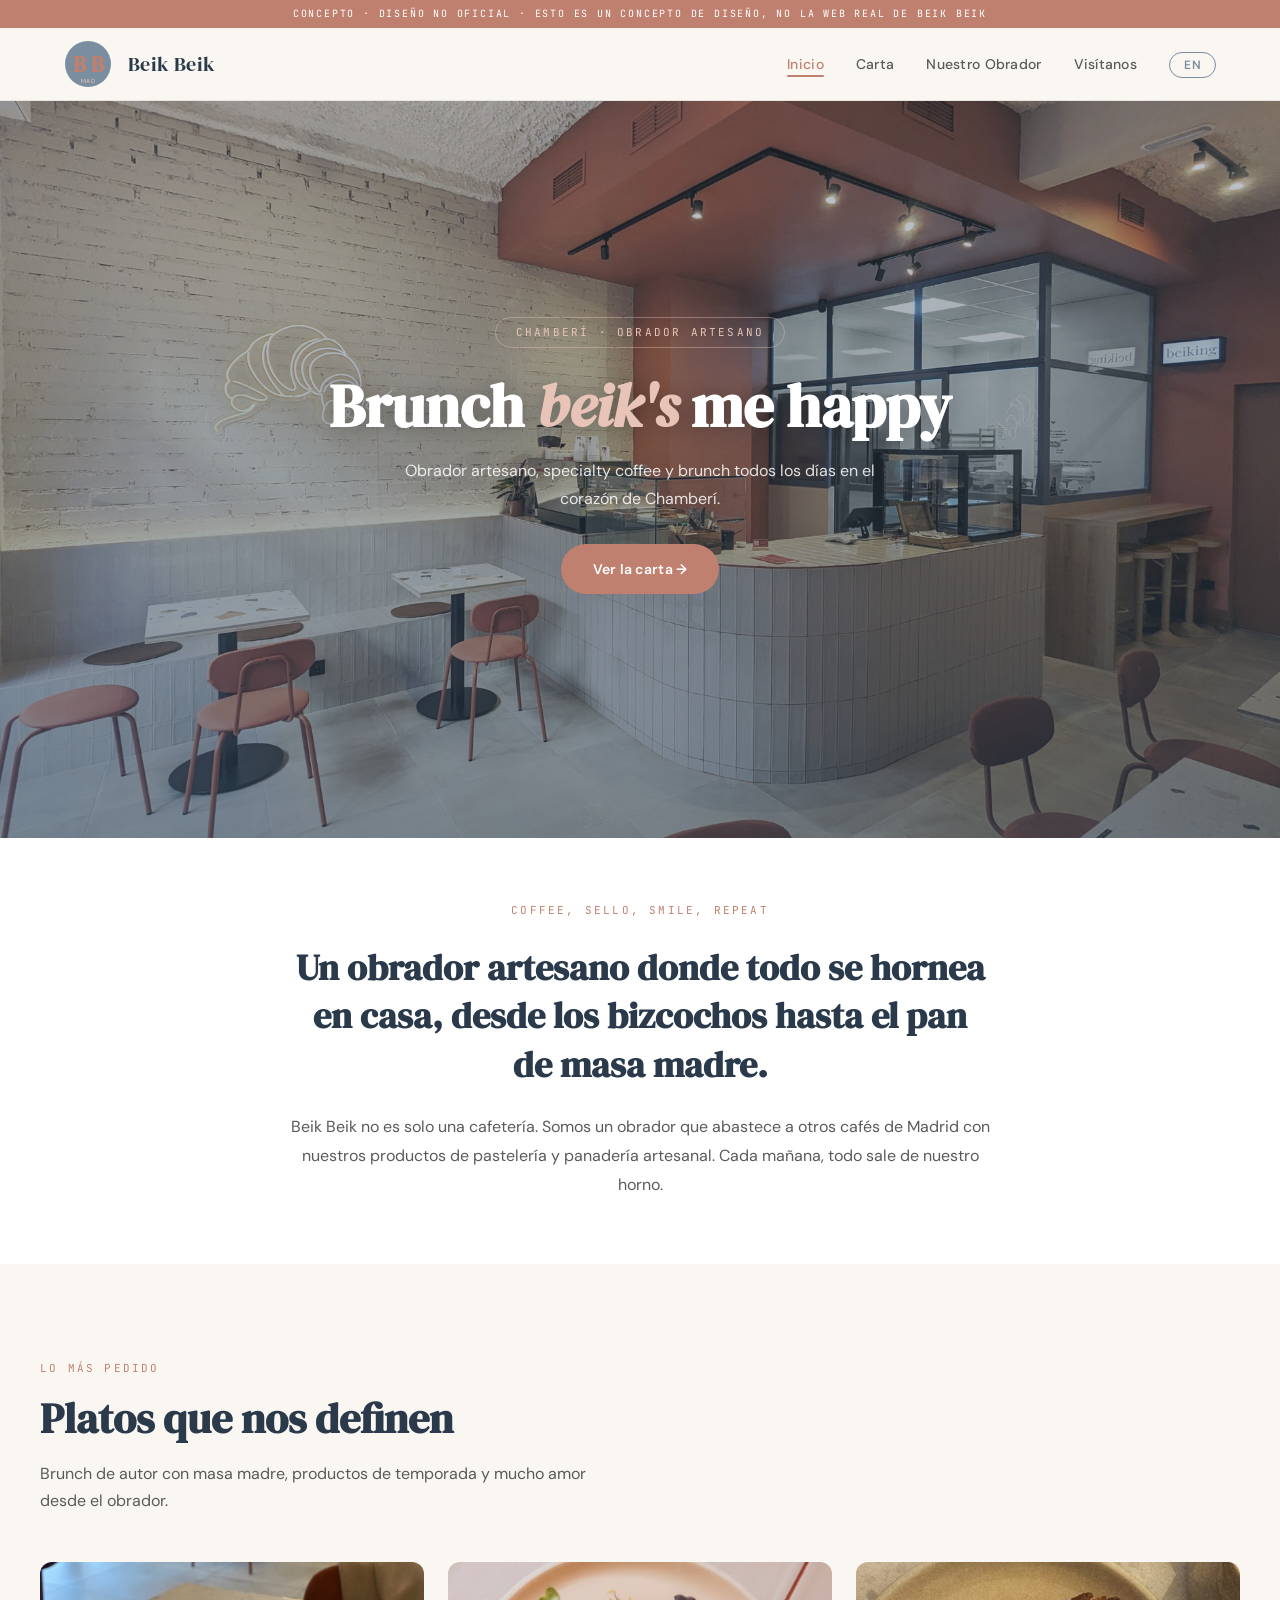
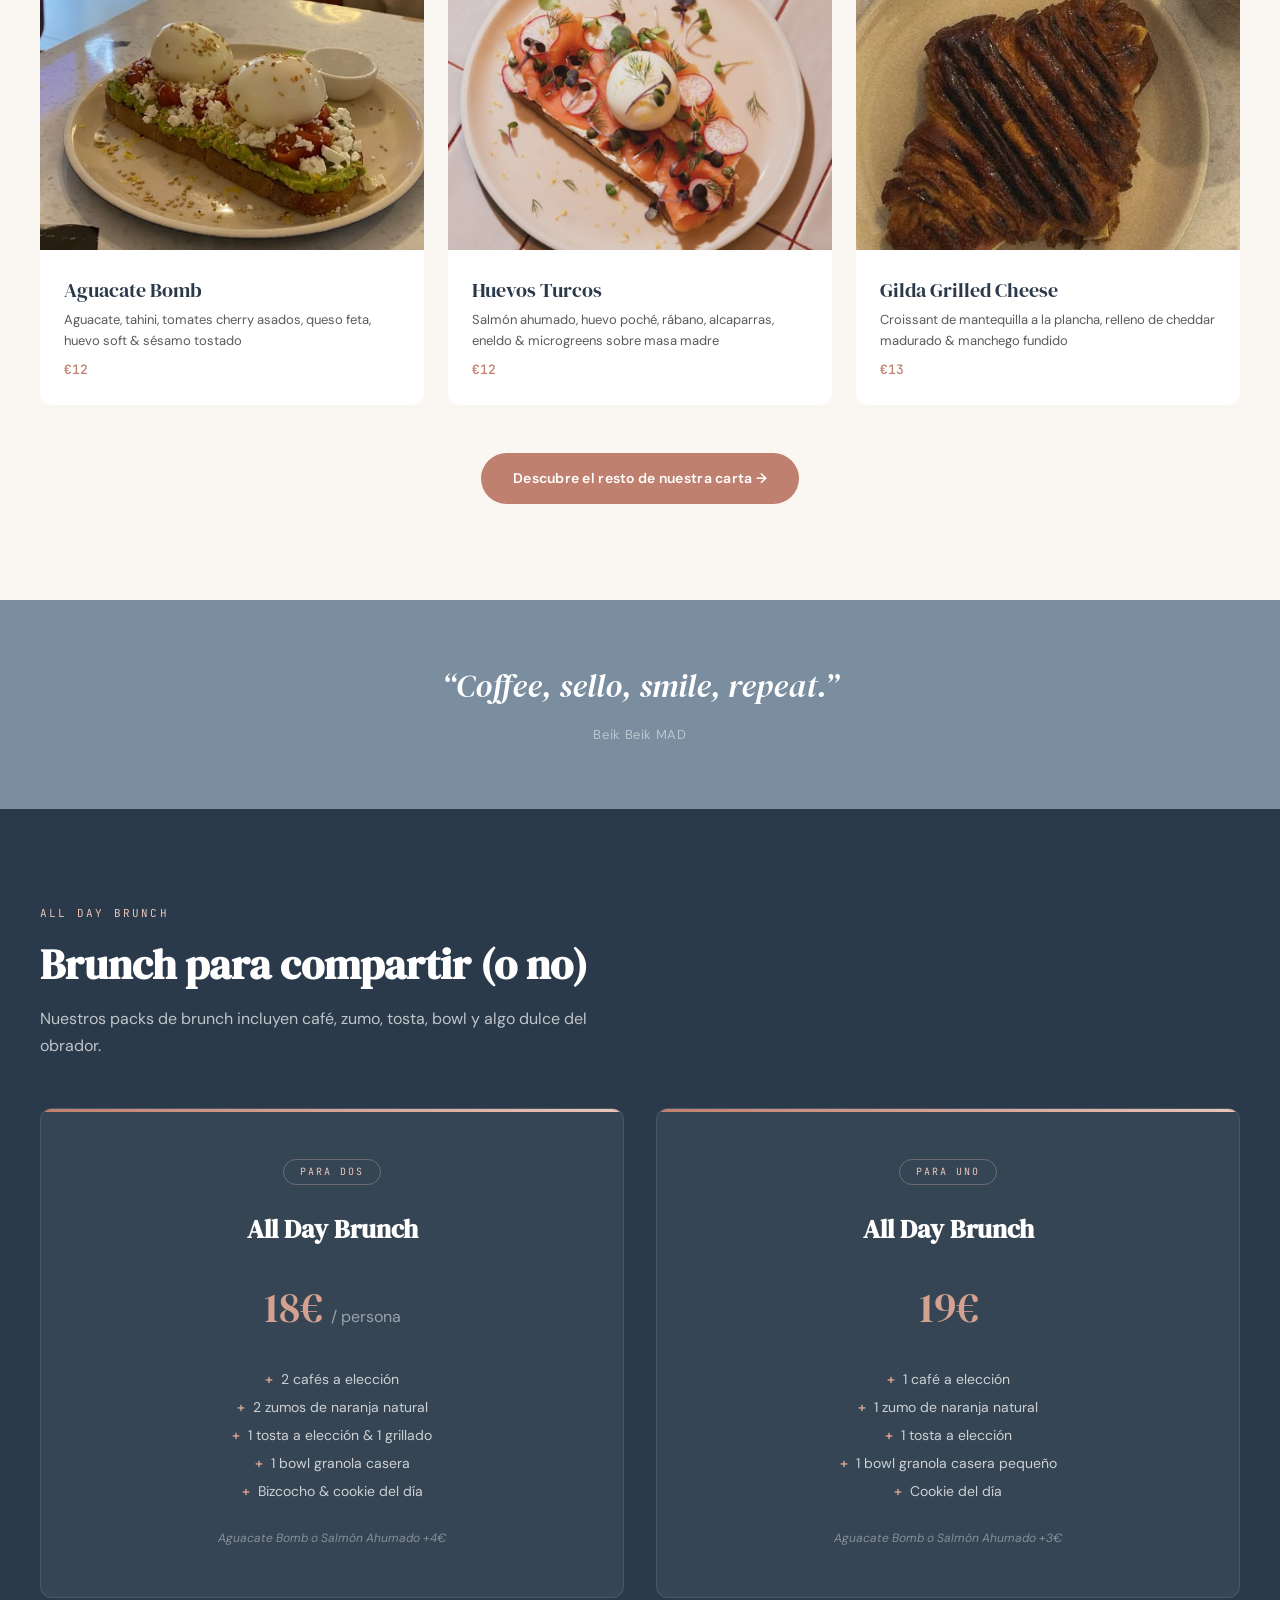
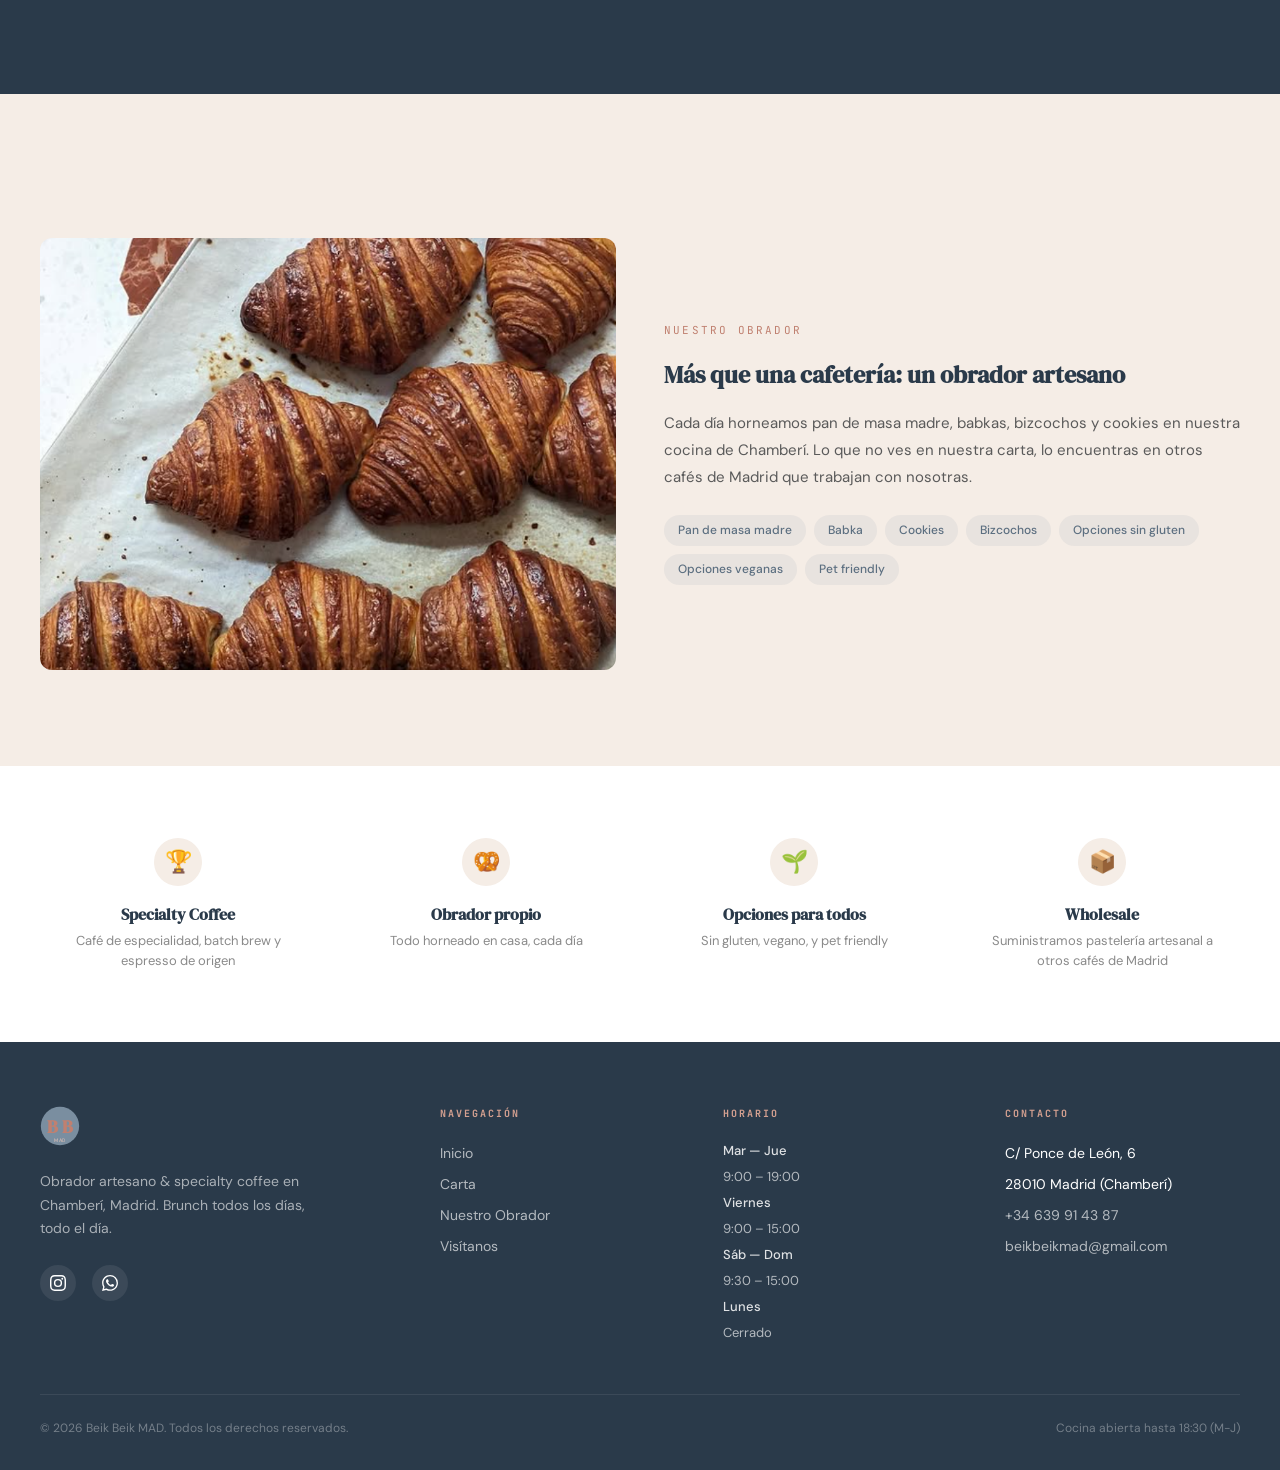
<file: index.html>
<!DOCTYPE html>
<html lang="es" class="lang-es">
<head>
  <meta charset="UTF-8">
  <meta name="viewport" content="width=device-width, initial-scale=1.0">
  <title>Beik Beik MAD — Obrador Artesano & Specialty Coffee</title>
  <link rel="preconnect" href="https://fonts.googleapis.com">
  <link rel="preconnect" href="https://fonts.gstatic.com" crossorigin>
  <link href="https://fonts.googleapis.com/css2?family=DM+Sans:ital,wght@0,400;0,500;0,600;0,700&family=DM+Serif+Display:ital@0;1&family=JetBrains+Mono:wght@400;500&display=swap" rel="stylesheet">
  <link rel="stylesheet" href="css/style.css">
  <link rel="icon" href="favicon.svg" type="image/svg+xml">
</head>
<body>

  <!-- Concept Banner -->
  <div class="concept-banner">
    CONCEPTO &middot; DISE&Ntilde;O NO OFICIAL &middot; Esto es un concepto de dise&ntilde;o, no la web real de Beik Beik
  </div>

  <!-- Navigation -->
  <nav class="nav">
    <div class="nav-inner">
      <a href="index.html" class="nav-logo">
        <!-- BB Logo SVG -->
        <svg viewBox="0 0 48 48" xmlns="http://www.w3.org/2000/svg">
          <circle cx="24" cy="24" r="23" fill="#7A8EA0" stroke="none"/>
          <text x="15" y="32" font-family="'DM Serif Display', Georgia, serif" font-size="22" font-weight="700" fill="#C08070" text-anchor="middle">B</text>
          <text x="33" y="32" font-family="'DM Serif Display', Georgia, serif" font-size="22" font-weight="700" fill="#C08070" text-anchor="middle">B</text>
          <text x="24" y="43" font-family="'DM Sans', sans-serif" font-size="6" fill="#E8C4B8" text-anchor="middle" letter-spacing="0.5">MAD</text>
        </svg>
        <span class="nav-logo-text">Beik Beik</span>
      </a>

      <ul class="nav-links">
        <li><a href="index.html" class="active" data-es>Inicio</a><a href="index.html" class="active" data-en>Home</a></li>
        <li><a href="carta.html" data-es>Carta</a><a href="carta.html" data-en>Menu</a></li>
        <li><a href="nuestro-obrador.html" data-es>Nuestro Obrador</a><a href="nuestro-obrador.html" data-en>Our Bakery</a></li>
        <li><a href="visitanos.html" data-es>Vis&iacute;tanos</a><a href="visitanos.html" data-en>Visit Us</a></li>
        <li><button class="lang-toggle">EN</button></li>
      </ul>

      <button class="hamburger" aria-label="Menu">
        <span></span><span></span><span></span>
      </button>
    </div>
  </nav>

  <!-- Mobile Menu -->
  <div class="mobile-menu">
    <a href="index.html" data-es>Inicio</a><a href="index.html" data-en>Home</a>
    <a href="carta.html" data-es>Carta</a><a href="carta.html" data-en>Menu</a>
    <a href="nuestro-obrador.html" data-es>Nuestro Obrador</a><a href="nuestro-obrador.html" data-en>Our Bakery</a>
    <a href="visitanos.html" data-es>Vis&iacute;tanos</a><a href="visitanos.html" data-en>Visit Us</a>
    <button class="lang-toggle" style="margin-top:16px; font-size:18px; padding:8px 24px;">EN</button>
  </div>

  <!-- Hero -->
  <section class="hero">
    <img class="hero-img" src="img/hero-interior.png" alt="Beik Beik interior">
    <div class="hero-overlay"></div>
    <div class="hero-content">
      <div class="hero-badge" data-es>Chamber&iacute; &middot; Obrador Artesano</div>
      <div class="hero-badge" data-en>Chamber&iacute; &middot; Artisan Bakery</div>
      <h1 data-es>Brunch <em>beik's</em> me happy</h1>
      <h1 data-en>Brunch <em>beik's</em> me happy</h1>
      <p class="hero-sub" data-es>Obrador artesano, specialty coffee y brunch todos los d&iacute;as en el coraz&oacute;n de Chamber&iacute;.</p>
      <p class="hero-sub" data-en>Artisan bakery, specialty coffee & all-day brunch in the heart of Chamber&iacute;.</p>
      <a href="carta.html" class="hero-cta" data-es>Ver la carta &rarr;</a>
      <a href="carta.html" class="hero-cta" data-en>See the menu &rarr;</a>
    </div>
  </section>

  <!-- Intro -->
  <section class="intro-strip">
    <div class="intro-strip-inner">
      <div class="section-label">Coffee, sello, smile, repeat</div>
      <h2 data-es>Un obrador artesano donde todo se hornea en casa, desde los bizcochos hasta el pan de masa madre.</h2>
      <h2 data-en>An artisan bakery where everything is baked in-house, from the cakes to the sourdough bread.</h2>
      <p data-es>Beik Beik no es solo una cafeter&iacute;a. Somos un obrador que abastece a otros caf&eacute;s de Madrid con nuestros productos de pasteler&iacute;a y panader&iacute;a artesanal. Cada ma&ntilde;ana, todo sale de nuestro horno.</p>
      <p data-en>Beik Beik is not just a caf&eacute;. We're a bakery workshop that supplies other Madrid caf&eacute;s with our artisan pastries and breads. Every morning, everything comes fresh from our oven.</p>
    </div>
  </section>

  <!-- Signature Dishes -->
  <section class="section">
    <div class="section-inner">
      <div class="section-label" data-es>Lo m&aacute;s pedido</div>
      <div class="section-label" data-en>Fan Favorites</div>
      <h2 class="section-title" data-es>Platos que nos definen</h2>
      <h2 class="section-title" data-en>The dishes that define us</h2>
      <p class="section-desc" data-es>Brunch de autor con masa madre, productos de temporada y mucho amor desde el obrador.</p>
      <p class="section-desc" data-en>Signature brunch with sourdough, seasonal ingredients and lots of love from the bakery.</p>

      <div class="sig-grid">
        <!-- Card 1 -->
        <div class="sig-card">
          <img class="sig-card-img" src="img/aguacate-bomb.png" alt="Aguacate Bomb">
          <div class="sig-card-body">
            <div class="sig-card-name">Aguacate Bomb</div>
            <div class="sig-card-desc" data-es>Aguacate, tahini, tomates cherry asados, queso feta, huevo soft & s&eacute;samo tostado</div>
            <div class="sig-card-desc" data-en>Avocado, tahini, roasted cherry tomatoes, feta, soft egg & toasted sesame</div>
            <span class="sig-card-price">&euro;12</span>
          </div>
        </div>
        <!-- Card 2 -->
        <div class="sig-card">
          <img class="sig-card-img" src="img/huevos-turcos.png" alt="Huevos Turcos">
          <div class="sig-card-body">
            <div class="sig-card-name">Huevos Turcos</div>
            <div class="sig-card-desc" data-es>Salm&oacute;n ahumado, huevo poch&eacute;, r&aacute;bano, alcaparras, eneldo & microgreens sobre masa madre</div>
            <div class="sig-card-desc" data-en>Smoked salmon, poached egg, radish, capers, dill & microgreens on sourdough</div>
            <span class="sig-card-price">&euro;12</span>
          </div>
        </div>
        <!-- Card 3 -->
        <div class="sig-card">
          <img class="sig-card-img" src="img/gilda-grilled-cheese.png" alt="Gilda Grilled Cheese">
          <div class="sig-card-body">
            <div class="sig-card-name">Gilda Grilled Cheese</div>
            <div class="sig-card-desc" data-es>Croissant de mantequilla a la plancha, relleno de cheddar madurado & manchego fundido</div>
            <div class="sig-card-desc" data-en>Grilled butter croissant stuffed with aged cheddar & melted manchego</div>
            <span class="sig-card-price">&euro;13</span>
          </div>
        </div>
      </div>

      <div class="carta-cta-wrap">
        <a href="carta.html" class="carta-cta-btn" data-es>Descubre el resto de nuestra carta &rarr;</a>
        <a href="carta.html" class="carta-cta-btn" data-en>Discover the rest of our menu &rarr;</a>
      </div>
    </div>
  </section>

  <!-- Quote Strip -->
  <section class="quote-strip">
    <blockquote data-es>&ldquo;Coffee, sello, smile, repeat.&rdquo;</blockquote>
    <blockquote data-en>&ldquo;Coffee, sello, smile, repeat.&rdquo;</blockquote>
    <cite>Beik Beik MAD</cite>
  </section>

  <!-- Brunch Packages -->
  <section class="section brunch-section">
    <div class="section-inner">
      <div class="section-label" data-es>All Day Brunch</div>
      <div class="section-label" data-en>All Day Brunch</div>
      <h2 class="section-title" data-es>Brunch para compartir (o no)</h2>
      <h2 class="section-title" data-en>Brunch to share (or not)</h2>
      <p class="section-desc" data-es>Nuestros packs de brunch incluyen caf&eacute;, zumo, tosta, bowl y algo dulce del obrador.</p>
      <p class="section-desc" data-en>Our brunch packages include coffee, juice, toast, bowl, and something sweet from the bakery.</p>

      <div class="brunch-grid">
        <!-- Para Dos -->
        <div class="brunch-card">
          <div class="brunch-card-badge" data-es>Para dos</div>
          <div class="brunch-card-badge" data-en>For two</div>
          <h3>All Day Brunch</h3>
          <div class="brunch-card-price">18&euro; <span data-es>/ persona</span><span data-en>/ person</span></div>
          <ul class="brunch-card-items">
            <li data-es>2 caf&eacute;s a elecci&oacute;n</li><li data-en>2 coffees of your choice</li>
            <li data-es>2 zumos de naranja natural</li><li data-en>2 fresh orange juices</li>
            <li data-es>1 tosta a elecci&oacute;n & 1 grillado</li><li data-en>1 toast of your choice & 1 grilled item</li>
            <li data-es>1 bowl granola casera</li><li data-en>1 homemade granola bowl</li>
            <li data-es>Bizcocho & cookie del d&iacute;a</li><li data-en>Cake & cookie of the day</li>
          </ul>
          <p class="brunch-card-note" data-es>Aguacate Bomb o Salm&oacute;n Ahumado +4&euro;</p>
          <p class="brunch-card-note" data-en>Aguacate Bomb or Smoked Salmon +&euro;4</p>
        </div>
        <!-- Para Uno -->
        <div class="brunch-card">
          <div class="brunch-card-badge" data-es>Para uno</div>
          <div class="brunch-card-badge" data-en>For one</div>
          <h3>All Day Brunch</h3>
          <div class="brunch-card-price">19&euro;</div>
          <ul class="brunch-card-items">
            <li data-es>1 caf&eacute; a elecci&oacute;n</li><li data-en>1 coffee of your choice</li>
            <li data-es>1 zumo de naranja natural</li><li data-en>1 fresh orange juice</li>
            <li data-es>1 tosta a elecci&oacute;n</li><li data-en>1 toast of your choice</li>
            <li data-es>1 bowl granola casera peque&ntilde;o</li><li data-en>1 small homemade granola bowl</li>
            <li data-es>Cookie del d&iacute;a</li><li data-en>Cookie of the day</li>
          </ul>
          <p class="brunch-card-note" data-es>Aguacate Bomb o Salm&oacute;n Ahumado +3&euro;</p>
          <p class="brunch-card-note" data-en>Aguacate Bomb or Smoked Salmon +&euro;3</p>
        </div>
      </div>
    </div>
  </section>

  <!-- Obrador Teaser -->
  <section class="section obrador-section">
    <div class="section-inner">
      <div class="obrador-grid">
        <img class="obrador-img" src="img/obrador-babka.png" alt="Babka tray from the bakery">
        <div class="obrador-text">
          <div class="section-label" data-es>Nuestro obrador</div>
          <div class="section-label" data-en>Our bakery</div>
          <h3 data-es>M&aacute;s que una cafeter&iacute;a: un obrador artesano</h3>
          <h3 data-en>More than a caf&eacute;: an artisan bakery workshop</h3>
          <p data-es>Cada d&iacute;a horneamos pan de masa madre, babkas, bizcochos y cookies en nuestra cocina de Chamber&iacute;. Lo que no ves en nuestra carta, lo encuentras en otros caf&eacute;s de Madrid que trabajan con nosotras.</p>
          <p data-en>Every day we bake sourdough, babkas, cakes and cookies in our Chamber&iacute; kitchen. What you don't see on our menu, you'll find in other Madrid caf&eacute;s that work with us.</p>
          <div class="obrador-tags">
            <span class="obrador-tag" data-es>Pan de masa madre</span><span class="obrador-tag" data-en>Sourdough bread</span>
            <span class="obrador-tag">Babka</span>
            <span class="obrador-tag">Cookies</span>
            <span class="obrador-tag" data-es>Bizcochos</span><span class="obrador-tag" data-en>Cakes</span>
            <span class="obrador-tag" data-es>Opciones sin gluten</span><span class="obrador-tag" data-en>Gluten-free options</span>
            <span class="obrador-tag" data-es>Opciones veganas</span><span class="obrador-tag" data-en>Vegan options</span>
            <span class="obrador-tag">Pet friendly</span>
          </div>
        </div>
      </div>
    </div>
  </section>

  <!-- Features -->
  <section class="features-strip">
    <div class="features-grid">
      <div class="feature-item">
        <div class="feature-icon">&#127942;</div>
        <h4 data-es>Specialty Coffee</h4><h4 data-en>Specialty Coffee</h4>
        <p data-es>Caf&eacute; de especialidad, batch brew y espresso de origen</p>
        <p data-en>Specialty coffee, batch brew and single-origin espresso</p>
      </div>
      <div class="feature-item">
        <div class="feature-icon">&#129384;</div>
        <h4 data-es>Obrador propio</h4><h4 data-en>In-house bakery</h4>
        <p data-es>Todo horneado en casa, cada d&iacute;a</p>
        <p data-en>Everything baked in-house, every day</p>
      </div>
      <div class="feature-item">
        <div class="feature-icon">&#127793;</div>
        <h4 data-es>Opciones para todos</h4><h4 data-en>Options for all</h4>
        <p data-es>Sin gluten, vegano, y pet friendly</p>
        <p data-en>Gluten-free, vegan, and pet friendly</p>
      </div>
      <div class="feature-item">
        <div class="feature-icon">&#128230;</div>
        <h4 data-es>Wholesale</h4><h4 data-en>Wholesale</h4>
        <p data-es>Suministramos pasteler&iacute;a artesanal a otros caf&eacute;s de Madrid</p>
        <p data-en>We supply artisan pastries to other Madrid caf&eacute;s</p>
      </div>
    </div>
  </section>

  <!-- Footer -->
  <footer class="footer">
    <div class="footer-inner">
      <div class="footer-brand">
        <svg viewBox="0 0 48 48" width="40" height="40" xmlns="http://www.w3.org/2000/svg">
          <circle cx="24" cy="24" r="23" fill="#7A8EA0" stroke="none"/>
          <text x="15" y="32" font-family="'DM Serif Display', Georgia, serif" font-size="22" font-weight="700" fill="#C08070" text-anchor="middle">B</text>
          <text x="33" y="32" font-family="'DM Serif Display', Georgia, serif" font-size="22" font-weight="700" fill="#C08070" text-anchor="middle">B</text>
          <text x="24" y="43" font-family="'DM Sans', sans-serif" font-size="6" fill="#E8C4B8" text-anchor="middle" letter-spacing="0.5">MAD</text>
        </svg>
        <p data-es>Obrador artesano & specialty coffee en Chamber&iacute;, Madrid. Brunch todos los d&iacute;as, todo el d&iacute;a.</p>
        <p data-en>Artisan bakery & specialty coffee in Chamber&iacute;, Madrid. All-day brunch, every day.</p>
        <div class="footer-social">
          <a href="https://instagram.com/beikbeik.mad" target="_blank" aria-label="Instagram">
            <svg viewBox="0 0 24 24"><path d="M12 2.163c3.204 0 3.584.012 4.85.07 3.252.148 4.771 1.691 4.919 4.919.058 1.265.069 1.645.069 4.849 0 3.205-.012 3.584-.069 4.849-.149 3.225-1.664 4.771-4.919 4.919-1.266.058-1.644.07-4.85.07-3.204 0-3.584-.012-4.849-.07-3.26-.149-4.771-1.699-4.919-4.92-.058-1.265-.07-1.644-.07-4.849 0-3.204.013-3.583.07-4.849.149-3.227 1.664-4.771 4.919-4.919 1.266-.057 1.645-.069 4.849-.069zM12 0C8.741 0 8.333.014 7.053.072 2.695.272.273 2.69.073 7.052.014 8.333 0 8.741 0 12c0 3.259.014 3.668.072 4.948.2 4.358 2.618 6.78 6.98 6.98C8.333 23.986 8.741 24 12 24c3.259 0 3.668-.014 4.948-.072 4.354-.2 6.782-2.618 6.979-6.98.059-1.28.073-1.689.073-4.948 0-3.259-.014-3.667-.072-4.947-.196-4.354-2.617-6.78-6.979-6.98C15.668.014 15.259 0 12 0zm0 5.838a6.162 6.162 0 100 12.324 6.162 6.162 0 000-12.324zM12 16a4 4 0 110-8 4 4 0 010 8zm6.406-11.845a1.44 1.44 0 100 2.881 1.44 1.44 0 000-2.881z"/></svg>
          </a>
          <a href="https://wa.me/34639914387" target="_blank" aria-label="WhatsApp">
            <svg viewBox="0 0 24 24"><path d="M17.472 14.382c-.297-.149-1.758-.867-2.03-.967-.273-.099-.471-.148-.67.15-.197.297-.767.966-.94 1.164-.173.199-.347.223-.644.075-.297-.15-1.255-.463-2.39-1.475-.883-.788-1.48-1.761-1.653-2.059-.173-.297-.018-.458.13-.606.134-.133.298-.347.446-.52.149-.174.198-.298.298-.497.099-.198.05-.371-.025-.52-.075-.149-.669-1.612-.916-2.207-.242-.579-.487-.5-.669-.51-.173-.008-.371-.01-.57-.01-.198 0-.52.074-.792.372-.272.297-1.04 1.016-1.04 2.479 0 1.462 1.065 2.875 1.213 3.074.149.198 2.096 3.2 5.077 4.487.709.306 1.262.489 1.694.625.712.227 1.36.195 1.871.118.571-.085 1.758-.719 2.006-1.413.248-.694.248-1.289.173-1.413-.074-.124-.272-.198-.57-.347m-5.421 7.403h-.004a9.87 9.87 0 01-5.031-1.378l-.361-.214-3.741.982.998-3.648-.235-.374a9.86 9.86 0 01-1.51-5.26c.001-5.45 4.436-9.884 9.888-9.884 2.64 0 5.122 1.03 6.988 2.898a9.825 9.825 0 012.893 6.994c-.003 5.45-4.437 9.884-9.885 9.884m8.413-18.297A11.815 11.815 0 0012.05 0C5.495 0 .16 5.335.157 11.892c0 2.096.547 4.142 1.588 5.945L.057 24l6.305-1.654a11.882 11.882 0 005.683 1.448h.005c6.554 0 11.89-5.335 11.893-11.893a11.821 11.821 0 00-3.48-8.413z"/></svg>
          </a>
        </div>
      </div>

      <div>
        <h5 data-es>Navegaci&oacute;n</h5><h5 data-en>Navigation</h5>
        <ul class="footer-links">
          <li><a href="index.html" data-es>Inicio</a><a href="index.html" data-en>Home</a></li>
          <li><a href="carta.html" data-es>Carta</a><a href="carta.html" data-en>Menu</a></li>
          <li><a href="nuestro-obrador.html" data-es>Nuestro Obrador</a><a href="nuestro-obrador.html" data-en>Our Bakery</a></li>
          <li><a href="visitanos.html" data-es>Vis&iacute;tanos</a><a href="visitanos.html" data-en>Visit Us</a></li>
        </ul>
      </div>

      <div>
        <h5 data-es>Horario</h5><h5 data-en>Hours</h5>
        <div class="footer-hours">
          <div><strong data-es>Mar — Jue</strong><strong data-en>Tue — Thu</strong><br>9:00 – 19:00</div>
          <div><strong data-es>Viernes</strong><strong data-en>Friday</strong><br>9:00 – 15:00</div>
          <div><strong data-es>S&aacute;b — Dom</strong><strong data-en>Sat — Sun</strong><br>9:30 – 15:00</div>
          <div><strong data-es>Lunes</strong><strong data-en>Monday</strong><br data-es><span data-es>Cerrado</span><br data-en><span data-en>Closed</span></div>
        </div>
      </div>

      <div>
        <h5 data-es>Contacto</h5><h5 data-en>Contact</h5>
        <ul class="footer-links">
          <li>C/ Ponce de Le&oacute;n, 6</li>
          <li>28010 Madrid (Chamber&iacute;)</li>
          <li><a href="tel:+34639914387">+34 639 91 43 87</a></li>
          <li><a href="mailto:beikbeikmad@gmail.com">beikbeikmad@gmail.com</a></li>
        </ul>
      </div>
    </div>

    <div class="footer-bottom">
      <span data-es>&copy; 2026 Beik Beik MAD. Todos los derechos reservados.</span>
      <span data-en>&copy; 2026 Beik Beik MAD. All rights reserved.</span>
      <span data-es>Cocina abierta hasta 18:30 (M-J)</span>
      <span data-en>Kitchen open until 18:30 (Tue-Thu)</span>
    </div>
  </footer>

  <script src="js/lang.js"></script>
</body>
</html>
</file>
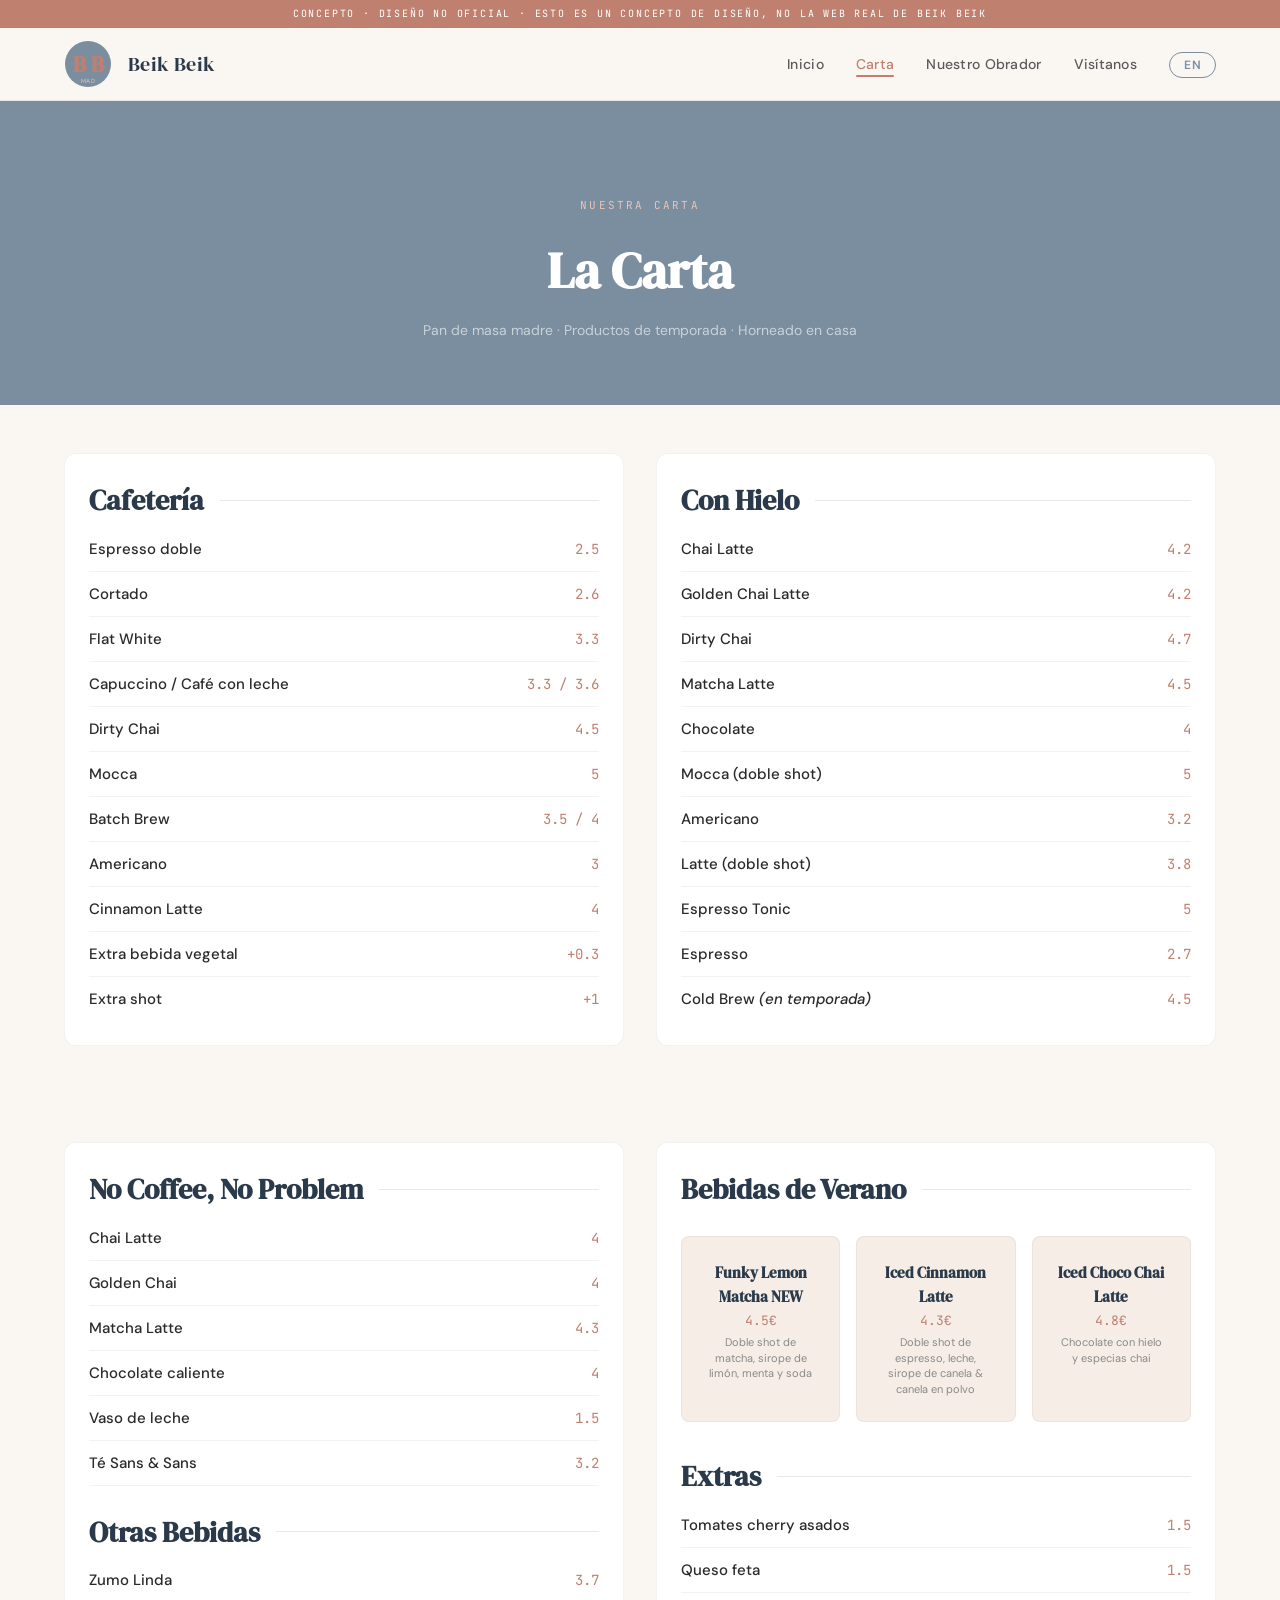
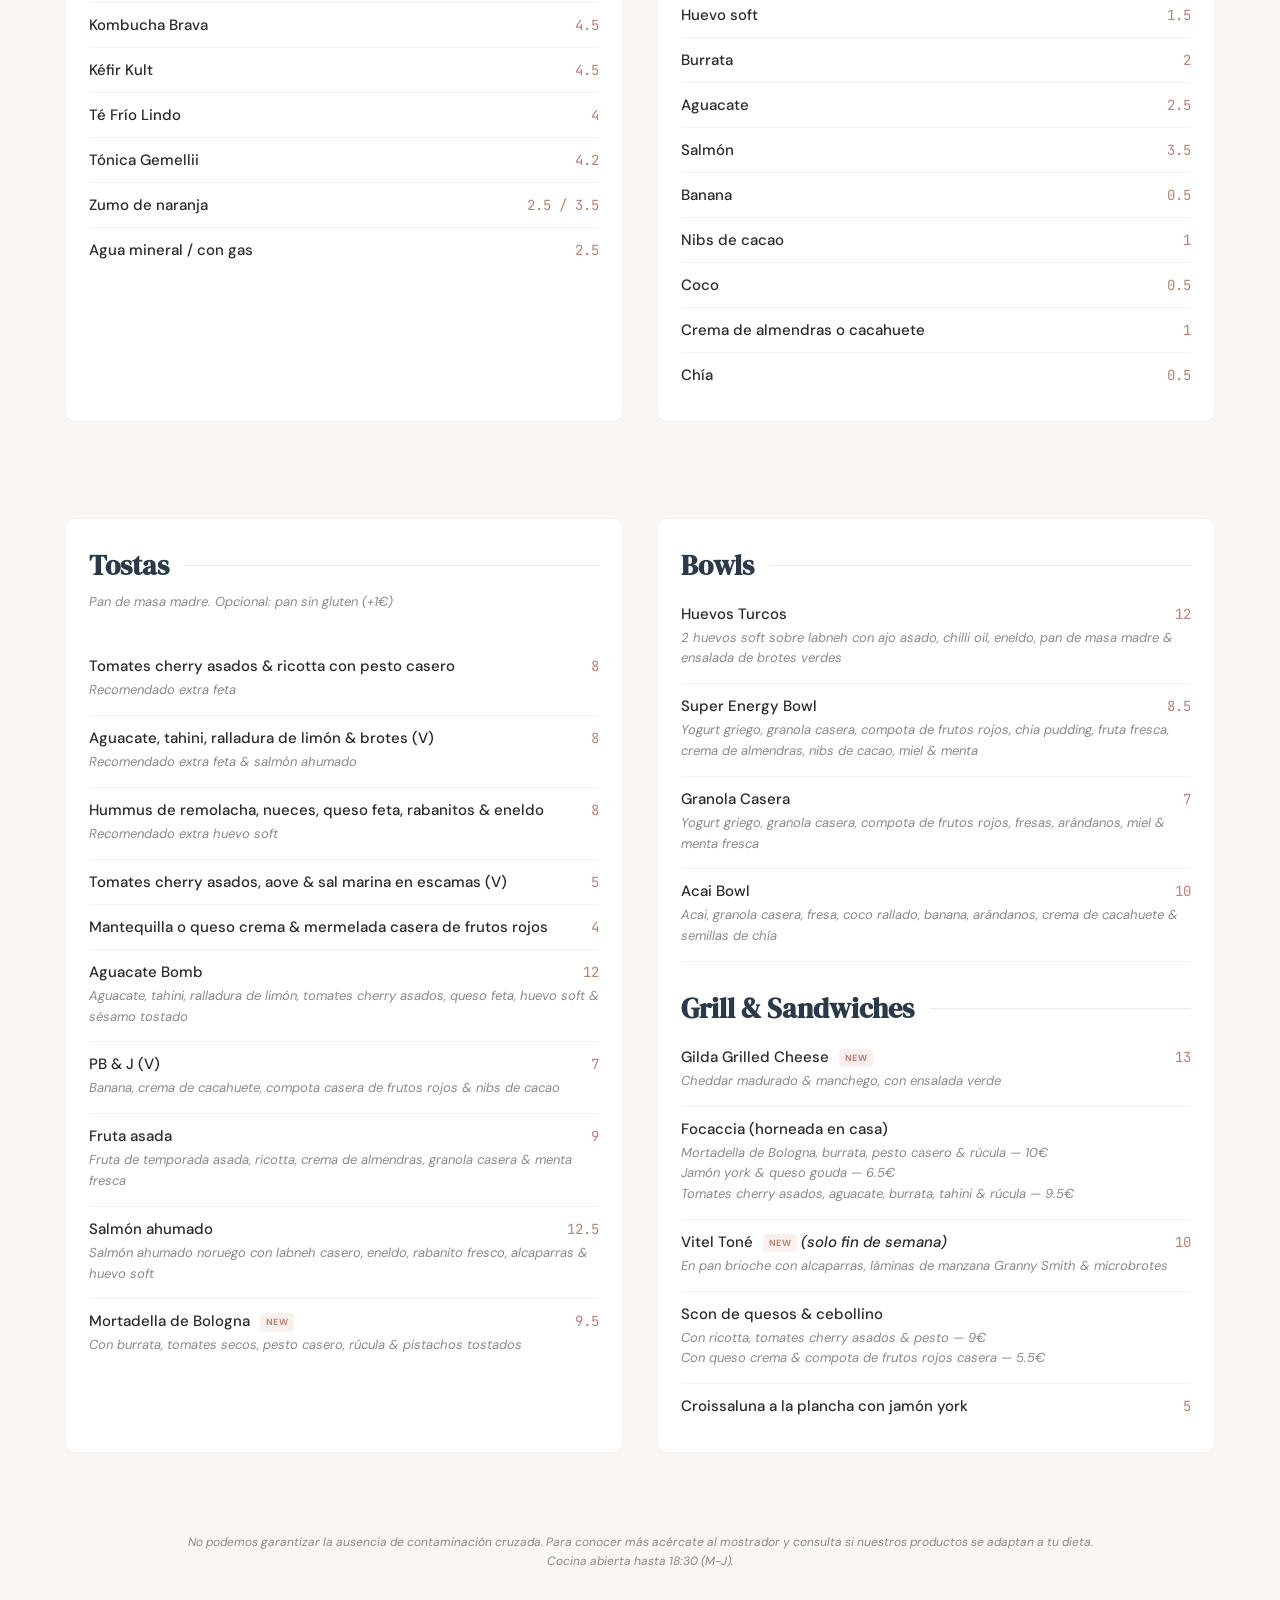
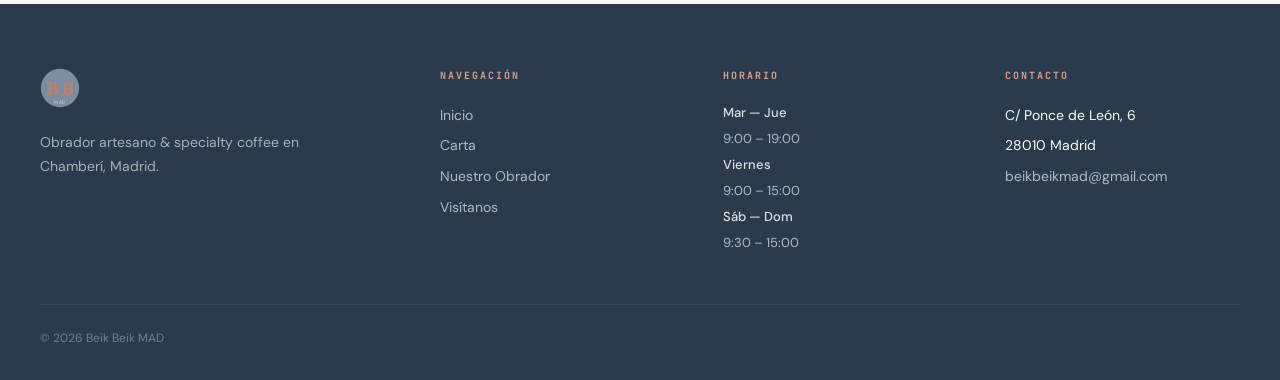
<file: carta.html>
<!DOCTYPE html>
<html lang="es" class="lang-es">
<head>
  <meta charset="UTF-8">
  <meta name="viewport" content="width=device-width, initial-scale=1.0">
  <title>Carta — Beik Beik MAD</title>
  <link rel="preconnect" href="https://fonts.googleapis.com">
  <link rel="preconnect" href="https://fonts.gstatic.com" crossorigin>
  <link href="https://fonts.googleapis.com/css2?family=DM+Sans:ital,wght@0,400;0,500;0,600;0,700&family=DM+Serif+Display:ital@0;1&family=JetBrains+Mono:wght@400;500&display=swap" rel="stylesheet">
  <link rel="stylesheet" href="css/style.css">
  <link rel="icon" href="favicon.svg" type="image/svg+xml">
</head>
<body>

  <!-- Concept Banner -->
  <div class="concept-banner">
    CONCEPTO &middot; DISE&Ntilde;O NO OFICIAL &middot; Esto es un concepto de dise&ntilde;o, no la web real de Beik Beik
  </div>

  <!-- Navigation -->
  <nav class="nav">
    <div class="nav-inner">
      <a href="index.html" class="nav-logo">
        <svg viewBox="0 0 48 48" xmlns="http://www.w3.org/2000/svg">
          <circle cx="24" cy="24" r="23" fill="#7A8EA0" stroke="none"/>
          <text x="15" y="32" font-family="'DM Serif Display', Georgia, serif" font-size="22" font-weight="700" fill="#C08070" text-anchor="middle">B</text>
          <text x="33" y="32" font-family="'DM Serif Display', Georgia, serif" font-size="22" font-weight="700" fill="#C08070" text-anchor="middle">B</text>
          <text x="24" y="43" font-family="'DM Sans', sans-serif" font-size="6" fill="#E8C4B8" text-anchor="middle" letter-spacing="0.5">MAD</text>
        </svg>
        <span class="nav-logo-text">Beik Beik</span>
      </a>
      <ul class="nav-links">
        <li><a href="index.html" data-es>Inicio</a><a href="index.html" data-en>Home</a></li>
        <li><a href="carta.html" class="active" data-es>Carta</a><a href="carta.html" class="active" data-en>Menu</a></li>
        <li><a href="nuestro-obrador.html" data-es>Nuestro Obrador</a><a href="nuestro-obrador.html" data-en>Our Bakery</a></li>
        <li><a href="visitanos.html" data-es>Vis&iacute;tanos</a><a href="visitanos.html" data-en>Visit Us</a></li>
        <li><button class="lang-toggle">EN</button></li>
      </ul>
      <button class="hamburger" aria-label="Menu"><span></span><span></span><span></span></button>
    </div>
  </nav>
  <div class="mobile-menu">
    <a href="index.html" data-es>Inicio</a><a href="index.html" data-en>Home</a>
    <a href="carta.html" data-es>Carta</a><a href="carta.html" data-en>Menu</a>
    <a href="nuestro-obrador.html" data-es>Nuestro Obrador</a><a href="nuestro-obrador.html" data-en>Our Bakery</a>
    <a href="visitanos.html" data-es>Vis&iacute;tanos</a><a href="visitanos.html" data-en>Visit Us</a>
    <button class="lang-toggle" style="margin-top:16px; font-size:18px; padding:8px 24px;">EN</button>
  </div>

  <!-- Carta Hero -->
  <div class="carta-hero">
    <div class="section-label" data-es>Nuestra carta</div>
    <div class="section-label" data-en>Our menu</div>
    <h1 data-es>La Carta</h1>
    <h1 data-en>The Menu</h1>
    <p data-es>Pan de masa madre &middot; Productos de temporada &middot; Horneado en casa</p>
    <p data-en>Sourdough bread &middot; Seasonal ingredients &middot; Baked in-house</p>
  </div>

  <!-- ===== ROW 1: Drinks ===== -->
  <div class="carta-grid">

    <!-- LEFT: Cafetería -->
    <div class="carta-section">
      <div class="carta-inner">
        <h2 class="carta-section-title" data-es>Cafeter&iacute;a</h2>
        <h2 class="carta-section-title" data-en>Coffee</h2>
        <div class="carta-item"><span class="carta-item-name">Espresso doble</span><span class="carta-item-price">2.5</span></div>
        <div class="carta-item"><span class="carta-item-name">Cortado</span><span class="carta-item-price">2.6</span></div>
        <div class="carta-item"><span class="carta-item-name">Flat White</span><span class="carta-item-price">3.3</span></div>
        <div class="carta-item"><span class="carta-item-name">Capuccino / Caf&eacute; con leche</span><span class="carta-item-price">3.3 / 3.6</span></div>
        <div class="carta-item"><span class="carta-item-name">Dirty Chai</span><span class="carta-item-price">4.5</span></div>
        <div class="carta-item"><span class="carta-item-name">Mocca</span><span class="carta-item-price">5</span></div>
        <div class="carta-item"><span class="carta-item-name">Batch Brew</span><span class="carta-item-price">3.5 / 4</span></div>
        <div class="carta-item"><span class="carta-item-name">Americano</span><span class="carta-item-price">3</span></div>
        <div class="carta-item"><span class="carta-item-name">Cinnamon Latte</span><span class="carta-item-price">4</span></div>
        <div class="carta-item"><span class="carta-item-name" data-es>Extra bebida vegetal</span><span class="carta-item-name" data-en>Plant milk extra</span><span class="carta-item-price">+0.3</span></div>
        <div class="carta-item"><span class="carta-item-name">Extra shot</span><span class="carta-item-price">+1</span></div>
      </div>
    </div>

    <!-- RIGHT: Con Hielo -->
    <div class="carta-section">
      <div class="carta-inner">
        <h2 class="carta-section-title" data-es>Con Hielo</h2>
        <h2 class="carta-section-title" data-en>Iced</h2>
        <div class="carta-item"><span class="carta-item-name">Chai Latte</span><span class="carta-item-price">4.2</span></div>
        <div class="carta-item"><span class="carta-item-name">Golden Chai Latte</span><span class="carta-item-price">4.2</span></div>
        <div class="carta-item"><span class="carta-item-name">Dirty Chai</span><span class="carta-item-price">4.7</span></div>
        <div class="carta-item"><span class="carta-item-name">Matcha Latte</span><span class="carta-item-price">4.5</span></div>
        <div class="carta-item"><span class="carta-item-name">Chocolate</span><span class="carta-item-price">4</span></div>
        <div class="carta-item"><span class="carta-item-name">Mocca (doble shot)</span><span class="carta-item-price">5</span></div>
        <div class="carta-item"><span class="carta-item-name">Americano</span><span class="carta-item-price">3.2</span></div>
        <div class="carta-item"><span class="carta-item-name">Latte (doble shot)</span><span class="carta-item-price">3.8</span></div>
        <div class="carta-item"><span class="carta-item-name">Espresso Tonic</span><span class="carta-item-price">5</span></div>
        <div class="carta-item"><span class="carta-item-name">Espresso</span><span class="carta-item-price">2.7</span></div>
        <div class="carta-item"><span class="carta-item-name">Cold Brew <em data-es>(en temporada)</em><em data-en>(seasonal)</em></span><span class="carta-item-price">4.5</span></div>
      </div>
    </div>

  </div>

  <!-- ===== ROW 2: More drinks ===== -->
  <div class="carta-grid">

    <!-- LEFT: No Coffee + Otras Bebidas -->
    <div class="carta-section">
      <div class="carta-inner">
        <h2 class="carta-section-title">No Coffee, No Problem</h2>
        <div class="carta-item"><span class="carta-item-name">Chai Latte</span><span class="carta-item-price">4</span></div>
        <div class="carta-item"><span class="carta-item-name">Golden Chai</span><span class="carta-item-price">4</span></div>
        <div class="carta-item"><span class="carta-item-name">Matcha Latte</span><span class="carta-item-price">4.3</span></div>
        <div class="carta-item"><span class="carta-item-name" data-es>Chocolate caliente</span><span class="carta-item-name" data-en>Hot chocolate</span><span class="carta-item-price">4</span></div>
        <div class="carta-item"><span class="carta-item-name" data-es>Vaso de leche</span><span class="carta-item-name" data-en>Glass of milk</span><span class="carta-item-price">1.5</span></div>
        <div class="carta-item"><span class="carta-item-name">T&eacute; Sans &amp; Sans</span><span class="carta-item-price">3.2</span></div>

        <h2 class="carta-section-title" style="margin-top: 24px;" data-es>Otras Bebidas</h2>
        <h2 class="carta-section-title" style="margin-top: 24px;" data-en>Other Drinks</h2>
        <div class="carta-item"><span class="carta-item-name">Zumo Linda</span><span class="carta-item-price">3.7</span></div>
        <div class="carta-item"><span class="carta-item-name">Kombucha Brava</span><span class="carta-item-price">4.5</span></div>
        <div class="carta-item"><span class="carta-item-name">K&eacute;fir Kult</span><span class="carta-item-price">4.5</span></div>
        <div class="carta-item"><span class="carta-item-name">T&eacute; Fr&iacute;o Lindo</span><span class="carta-item-price">4</span></div>
        <div class="carta-item"><span class="carta-item-name">T&oacute;nica Gemellii</span><span class="carta-item-price">4.2</span></div>
        <div class="carta-item"><span class="carta-item-name" data-es>Zumo de naranja</span><span class="carta-item-name" data-en>Orange juice</span><span class="carta-item-price">2.5 / 3.5</span></div>
        <div class="carta-item"><span class="carta-item-name">Agua mineral / con gas</span><span class="carta-item-price">2.5</span></div>
      </div>
    </div>

    <!-- RIGHT: Bebidas de Verano + Extras -->
    <div class="carta-section">
      <div class="carta-inner">
        <h2 class="carta-section-title" data-es>Bebidas de Verano</h2>
        <h2 class="carta-section-title" data-en>Summer Drinks</h2>
        <div class="carta-cards">
          <div class="carta-drink-card">
            <h4>Funky Lemon Matcha <span class="new-tag">NEW</span></h4>
            <div class="price">4.5&euro;</div>
            <div class="desc" data-es>Doble shot de matcha, sirope de lim&oacute;n, menta y soda</div>
            <div class="desc" data-en>Double shot matcha, lemon syrup, mint & soda</div>
          </div>
          <div class="carta-drink-card">
            <h4>Iced Cinnamon Latte</h4>
            <div class="price">4.3&euro;</div>
            <div class="desc" data-es>Doble shot de espresso, leche, sirope de canela & canela en polvo</div>
            <div class="desc" data-en>Double espresso, milk, cinnamon syrup & ground cinnamon</div>
          </div>
          <div class="carta-drink-card">
            <h4>Iced Choco Chai Latte</h4>
            <div class="price">4.8&euro;</div>
            <div class="desc" data-es>Chocolate con hielo y especias chai</div>
            <div class="desc" data-en>Iced chocolate with chai spices</div>
          </div>
        </div>

        <h2 class="carta-section-title" style="margin-top: 24px;">Extras</h2>
        <div class="carta-item"><span class="carta-item-name" data-es>Tomates cherry asados</span><span class="carta-item-name" data-en>Roasted cherry tomatoes</span><span class="carta-item-price">1.5</span></div>
        <div class="carta-item"><span class="carta-item-name" data-es>Queso feta</span><span class="carta-item-name" data-en>Feta cheese</span><span class="carta-item-price">1.5</span></div>
        <div class="carta-item"><span class="carta-item-name">Huevo soft</span><span class="carta-item-price">1.5</span></div>
        <div class="carta-item"><span class="carta-item-name">Burrata</span><span class="carta-item-price">2</span></div>
        <div class="carta-item"><span class="carta-item-name" data-es>Aguacate</span><span class="carta-item-name" data-en>Avocado</span><span class="carta-item-price">2.5</span></div>
        <div class="carta-item"><span class="carta-item-name" data-es>Salm&oacute;n</span><span class="carta-item-name" data-en>Salmon</span><span class="carta-item-price">3.5</span></div>
        <div class="carta-item"><span class="carta-item-name">Banana</span><span class="carta-item-price">0.5</span></div>
        <div class="carta-item"><span class="carta-item-name">Nibs de cacao</span><span class="carta-item-price">1</span></div>
        <div class="carta-item"><span class="carta-item-name">Coco</span><span class="carta-item-price">0.5</span></div>
        <div class="carta-item"><span class="carta-item-name" data-es>Crema de almendras o cacahuete</span><span class="carta-item-name" data-en>Almond or peanut butter</span><span class="carta-item-price">1</span></div>
        <div class="carta-item"><span class="carta-item-name">Ch&iacute;a</span><span class="carta-item-price">0.5</span></div>
      </div>
    </div>

  </div>

  <!-- ===== ROW 3: Tostas + Bowls ===== -->
  <div class="carta-grid">

    <!-- LEFT: Tostas -->
    <div class="carta-section">
      <div class="carta-inner">
        <h2 class="carta-section-title">Tostas</h2>
        <p class="carta-section-sub" data-es>Pan de masa madre. Opcional: pan sin gluten (+1&euro;)</p>
        <p class="carta-section-sub" data-en>Sourdough bread. Optional: gluten-free bread (+&euro;1)</p>

        <div class="carta-item carta-item-with-desc">
          <div class="carta-item-row"><span class="carta-item-name" data-es>Tomates cherry asados & ricotta con pesto casero</span><span class="carta-item-name" data-en>Roasted cherry tomatoes & ricotta with homemade pesto</span><span class="carta-item-price">8</span></div>
          <div class="carta-item-desc" data-es>Recomendado extra feta</div><div class="carta-item-desc" data-en>Recommended extra feta</div>
        </div>
        <div class="carta-item carta-item-with-desc">
          <div class="carta-item-row"><span class="carta-item-name" data-es>Aguacate, tahini, ralladura de lim&oacute;n & brotes (V)</span><span class="carta-item-name" data-en>Avocado, tahini, lemon zest & sprouts (V)</span><span class="carta-item-price">8</span></div>
          <div class="carta-item-desc" data-es>Recomendado extra feta & salm&oacute;n ahumado</div><div class="carta-item-desc" data-en>Recommended extra feta & smoked salmon</div>
        </div>
        <div class="carta-item carta-item-with-desc">
          <div class="carta-item-row"><span class="carta-item-name" data-es>Hummus de remolacha, nueces, queso feta, rabanitos & eneldo</span><span class="carta-item-name" data-en>Beetroot hummus, walnuts, feta, radishes & dill</span><span class="carta-item-price">8</span></div>
          <div class="carta-item-desc" data-es>Recomendado extra huevo soft</div><div class="carta-item-desc" data-en>Recommended extra soft egg</div>
        </div>
        <div class="carta-item"><span class="carta-item-name" data-es>Tomates cherry asados, aove & sal marina en escamas (V)</span><span class="carta-item-name" data-en>Roasted cherry tomatoes, EVOO & sea salt flakes (V)</span><span class="carta-item-price">5</span></div>
        <div class="carta-item"><span class="carta-item-name" data-es>Mantequilla o queso crema & mermelada casera de frutos rojos</span><span class="carta-item-name" data-en>Butter or cream cheese & homemade berry jam</span><span class="carta-item-price">4</span></div>
        <div class="carta-item carta-item-with-desc">
          <div class="carta-item-row"><span class="carta-item-name">Aguacate Bomb</span><span class="carta-item-price">12</span></div>
          <div class="carta-item-desc" data-es>Aguacate, tahini, ralladura de lim&oacute;n, tomates cherry asados, queso feta, huevo soft & s&eacute;samo tostado</div>
          <div class="carta-item-desc" data-en>Avocado, tahini, lemon zest, roasted cherry tomatoes, feta, soft egg & toasted sesame</div>
        </div>
        <div class="carta-item carta-item-with-desc">
          <div class="carta-item-row"><span class="carta-item-name">PB & J (V)</span><span class="carta-item-price">7</span></div>
          <div class="carta-item-desc" data-es>Banana, crema de cacahuete, compota casera de frutos rojos & nibs de cacao</div>
          <div class="carta-item-desc" data-en>Banana, peanut butter, homemade berry compote & cacao nibs</div>
        </div>
        <div class="carta-item carta-item-with-desc">
          <div class="carta-item-row"><span class="carta-item-name" data-es>Fruta asada</span><span class="carta-item-name" data-en>Roasted fruit</span><span class="carta-item-price">9</span></div>
          <div class="carta-item-desc" data-es>Fruta de temporada asada, ricotta, crema de almendras, granola casera & menta fresca</div>
          <div class="carta-item-desc" data-en>Seasonal roasted fruit, ricotta, almond cream, homemade granola & fresh mint</div>
        </div>
        <div class="carta-item carta-item-with-desc">
          <div class="carta-item-row"><span class="carta-item-name" data-es>Salm&oacute;n ahumado</span><span class="carta-item-name" data-en>Smoked salmon</span><span class="carta-item-price">12.5</span></div>
          <div class="carta-item-desc" data-es>Salm&oacute;n ahumado noruego con labneh casero, eneldo, rabanito fresco, alcaparras & huevo soft</div>
          <div class="carta-item-desc" data-en>Norwegian smoked salmon with homemade labneh, dill, fresh radish, capers & soft egg</div>
        </div>
        <div class="carta-item carta-item-with-desc">
          <div class="carta-item-row"><span class="carta-item-name">Mortadella de Bologna <span class="new-tag">NEW</span></span><span class="carta-item-price">9.5</span></div>
          <div class="carta-item-desc" data-es>Con burrata, tomates secos, pesto casero, r&uacute;cula & pistachos tostados</div>
          <div class="carta-item-desc" data-en>With burrata, sun-dried tomatoes, homemade pesto, arugula & toasted pistachios</div>
        </div>
      </div>
    </div>

    <!-- RIGHT: Bowls + Grill & Sandwiches -->
    <div class="carta-section">
      <div class="carta-inner">
        <h2 class="carta-section-title">Bowls</h2>
        <div class="carta-item carta-item-with-desc">
          <div class="carta-item-row"><span class="carta-item-name">Huevos Turcos</span><span class="carta-item-price">12</span></div>
          <div class="carta-item-desc" data-es>2 huevos soft sobre labneh con ajo asado, chilli oil, eneldo, pan de masa madre & ensalada de brotes verdes</div>
          <div class="carta-item-desc" data-en>2 soft eggs over labneh with roasted garlic, chilli oil, dill, sourdough & green shoot salad</div>
        </div>
        <div class="carta-item carta-item-with-desc">
          <div class="carta-item-row"><span class="carta-item-name">Super Energy Bowl</span><span class="carta-item-price">8.5</span></div>
          <div class="carta-item-desc" data-es>Yogurt griego, granola casera, compota de frutos rojos, chia pudding, fruta fresca, crema de almendras, nibs de cacao, miel & menta</div>
          <div class="carta-item-desc" data-en>Greek yogurt, homemade granola, berry compote, chia pudding, fresh fruit, almond cream, cacao nibs, honey & mint</div>
        </div>
        <div class="carta-item carta-item-with-desc">
          <div class="carta-item-row"><span class="carta-item-name">Granola Casera</span><span class="carta-item-price">7</span></div>
          <div class="carta-item-desc" data-es>Yogurt griego, granola casera, compota de frutos rojos, fresas, ar&aacute;ndanos, miel & menta fresca</div>
          <div class="carta-item-desc" data-en>Greek yogurt, homemade granola, berry compote, strawberries, blueberries, honey & fresh mint</div>
        </div>
        <div class="carta-item carta-item-with-desc">
          <div class="carta-item-row"><span class="carta-item-name">Acai Bowl</span><span class="carta-item-price">10</span></div>
          <div class="carta-item-desc" data-es>Acai, granola casera, fresa, coco rallado, banana, ar&aacute;ndanos, crema de cacahuete & semillas de ch&iacute;a</div>
          <div class="carta-item-desc" data-en>Acai, homemade granola, strawberry, shredded coconut, banana, blueberries, peanut butter & chia seeds</div>
        </div>

        <h2 class="carta-section-title" style="margin-top: 24px;">Grill & Sandwiches</h2>
        <div class="carta-item carta-item-with-desc">
          <div class="carta-item-row"><span class="carta-item-name">Gilda Grilled Cheese <span class="new-tag">NEW</span></span><span class="carta-item-price">13</span></div>
          <div class="carta-item-desc" data-es>Cheddar madurado & manchego, con ensalada verde</div>
          <div class="carta-item-desc" data-en>Aged cheddar & manchego, with green salad</div>
        </div>
        <div class="carta-item carta-item-with-desc">
          <div class="carta-item-row"><span class="carta-item-name" data-es>Focaccia (horneada en casa)</span><span class="carta-item-name" data-en>Focaccia (baked in-house)</span><span class="carta-item-price"></span></div>
          <div class="carta-item-desc" data-es>Mortadella de Bologna, burrata, pesto casero & r&uacute;cula — 10&euro;<br>Jam&oacute;n york & queso gouda — 6.5&euro;<br>Tomates cherry asados, aguacate, burrata, tahini & r&uacute;cula — 9.5&euro;</div>
          <div class="carta-item-desc" data-en>Mortadella, burrata, homemade pesto & arugula — &euro;10<br>Ham & gouda cheese — &euro;6.5<br>Roasted cherry tomatoes, avocado, burrata, tahini & arugula — &euro;9.5</div>
        </div>
        <div class="carta-item carta-item-with-desc">
          <div class="carta-item-row"><span class="carta-item-name">Vitel Ton&eacute; <span class="new-tag">NEW</span> <em data-es>(solo fin de semana)</em><em data-en>(weekends only)</em></span><span class="carta-item-price">10</span></div>
          <div class="carta-item-desc" data-es>En pan brioche con alcaparras, l&aacute;minas de manzana Granny Smith & microbrotes</div>
          <div class="carta-item-desc" data-en>On brioche with capers, Granny Smith apple slices & microgreens</div>
        </div>
        <div class="carta-item carta-item-with-desc">
          <div class="carta-item-row"><span class="carta-item-name" data-es>Scon de quesos & cebollino</span><span class="carta-item-name" data-en>Cheese & chive scone</span><span class="carta-item-price"></span></div>
          <div class="carta-item-desc" data-es>Con ricotta, tomates cherry asados & pesto — 9&euro;<br>Con queso crema & compota de frutos rojos casera — 5.5&euro;</div>
          <div class="carta-item-desc" data-en>With ricotta, roasted cherry tomatoes & pesto — &euro;9<br>With cream cheese & homemade berry compote — &euro;5.5</div>
        </div>
        <div class="carta-item"><span class="carta-item-name" data-es>Croissaluna a la plancha con jam&oacute;n york</span><span class="carta-item-name" data-en>Grilled croissaluna with ham</span><span class="carta-item-price">5</span></div>
      </div>
    </div>

  </div>

  <!-- Allergen note -->
  <div class="carta-allergen" data-es>
    No podemos garantizar la ausencia de contaminaci&oacute;n cruzada. Para conocer m&aacute;s ac&eacute;rcate al mostrador y consulta si nuestros productos se adaptan a tu dieta.<br>Cocina abierta hasta 18:30 (M-J).
  </div>
  <div class="carta-allergen" data-en>
    We cannot guarantee the absence of cross-contamination. Please ask at the counter if our products suit your dietary needs.<br>Kitchen open until 18:30 (Tue-Thu).
  </div>

  <!-- Footer -->
  <footer class="footer">
    <div class="footer-inner">
      <div class="footer-brand">
        <svg viewBox="0 0 48 48" width="40" height="40" xmlns="http://www.w3.org/2000/svg">
          <circle cx="24" cy="24" r="23" fill="#7A8EA0" stroke="none"/>
          <text x="15" y="32" font-family="'DM Serif Display', Georgia, serif" font-size="22" font-weight="700" fill="#C08070" text-anchor="middle">B</text>
          <text x="33" y="32" font-family="'DM Serif Display', Georgia, serif" font-size="22" font-weight="700" fill="#C08070" text-anchor="middle">B</text>
          <text x="24" y="43" font-family="'DM Sans', sans-serif" font-size="6" fill="#E8C4B8" text-anchor="middle" letter-spacing="0.5">MAD</text>
        </svg>
        <p data-es>Obrador artesano & specialty coffee en Chamber&iacute;, Madrid.</p>
        <p data-en>Artisan bakery & specialty coffee in Chamber&iacute;, Madrid.</p>
      </div>
      <div>
        <h5 data-es>Navegaci&oacute;n</h5><h5 data-en>Navigation</h5>
        <ul class="footer-links">
          <li><a href="index.html" data-es>Inicio</a><a href="index.html" data-en>Home</a></li>
          <li><a href="carta.html" data-es>Carta</a><a href="carta.html" data-en>Menu</a></li>
          <li><a href="nuestro-obrador.html" data-es>Nuestro Obrador</a><a href="nuestro-obrador.html" data-en>Our Bakery</a></li>
          <li><a href="visitanos.html" data-es>Vis&iacute;tanos</a><a href="visitanos.html" data-en>Visit Us</a></li>
        </ul>
      </div>
      <div>
        <h5 data-es>Horario</h5><h5 data-en>Hours</h5>
        <div class="footer-hours">
          <div><strong data-es>Mar — Jue</strong><strong data-en>Tue — Thu</strong><br>9:00 – 19:00</div>
          <div><strong data-es>Viernes</strong><strong data-en>Friday</strong><br>9:00 – 15:00</div>
          <div><strong data-es>S&aacute;b — Dom</strong><strong data-en>Sat — Sun</strong><br>9:30 – 15:00</div>
        </div>
      </div>
      <div>
        <h5 data-es>Contacto</h5><h5 data-en>Contact</h5>
        <ul class="footer-links">
          <li>C/ Ponce de Le&oacute;n, 6</li>
          <li>28010 Madrid</li>
          <li><a href="mailto:beikbeikmad@gmail.com">beikbeikmad@gmail.com</a></li>
        </ul>
      </div>
    </div>
    <div class="footer-bottom">
      <span>&copy; 2026 Beik Beik MAD</span>
    </div>
  </footer>

  <script src="js/lang.js"></script>
</body>
</html>
</file>
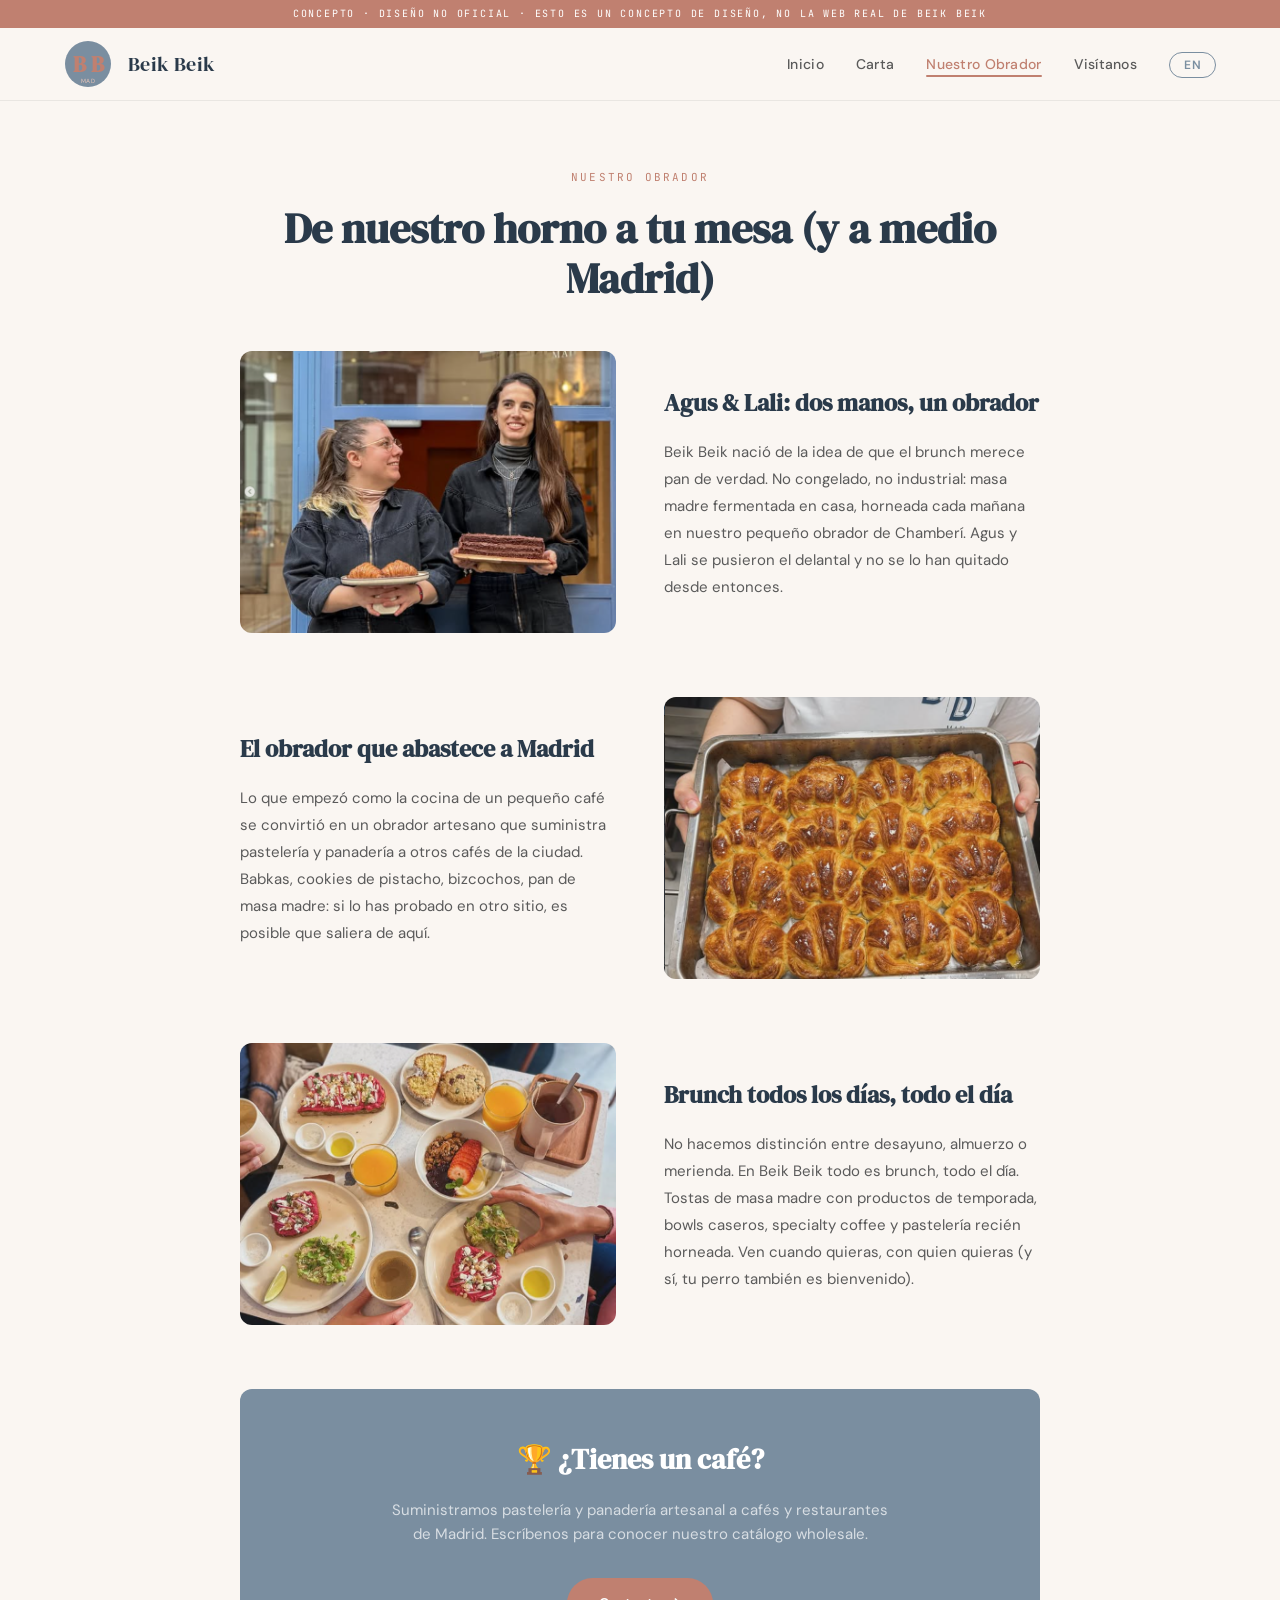
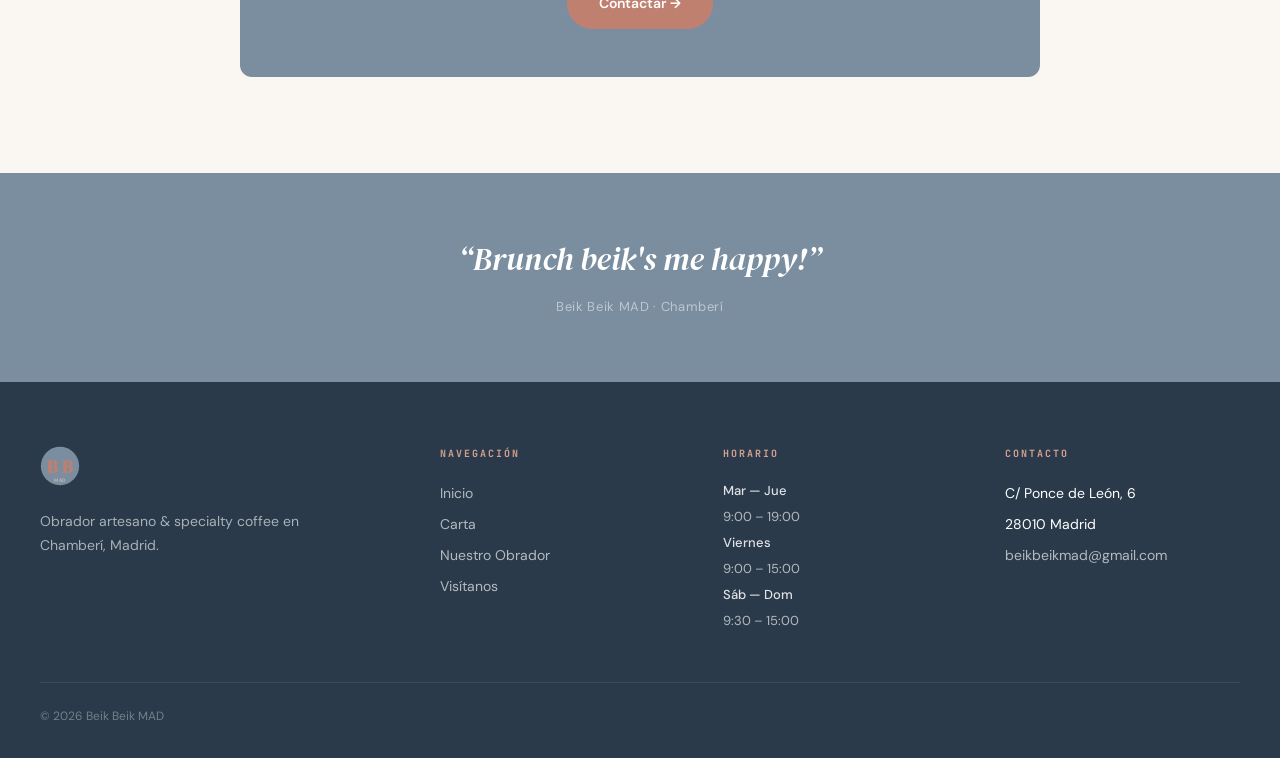
<file: nuestro-obrador.html>
<!DOCTYPE html>
<html lang="es" class="lang-es">
<head>
  <meta charset="UTF-8">
  <meta name="viewport" content="width=device-width, initial-scale=1.0">
  <title>Nuestro Obrador — Beik Beik MAD</title>
  <link rel="preconnect" href="https://fonts.googleapis.com">
  <link rel="preconnect" href="https://fonts.gstatic.com" crossorigin>
  <link href="https://fonts.googleapis.com/css2?family=DM+Sans:ital,wght@0,400;0,500;0,600;0,700&family=DM+Serif+Display:ital@0;1&family=JetBrains+Mono:wght@400;500&display=swap" rel="stylesheet">
  <link rel="stylesheet" href="css/style.css">
  <link rel="icon" href="favicon.svg" type="image/svg+xml">
</head>
<body>

  <!-- Concept Banner -->
  <div class="concept-banner">
    CONCEPTO &middot; DISE&Ntilde;O NO OFICIAL &middot; Esto es un concepto de dise&ntilde;o, no la web real de Beik Beik
  </div>

  <!-- Navigation -->
  <nav class="nav">
    <div class="nav-inner">
      <a href="index.html" class="nav-logo">
        <svg viewBox="0 0 48 48" xmlns="http://www.w3.org/2000/svg">
          <circle cx="24" cy="24" r="23" fill="#7A8EA0" stroke="none"/>
          <text x="15" y="32" font-family="'DM Serif Display', Georgia, serif" font-size="22" font-weight="700" fill="#C08070" text-anchor="middle">B</text>
          <text x="33" y="32" font-family="'DM Serif Display', Georgia, serif" font-size="22" font-weight="700" fill="#C08070" text-anchor="middle">B</text>
          <text x="24" y="43" font-family="'DM Sans', sans-serif" font-size="6" fill="#E8C4B8" text-anchor="middle" letter-spacing="0.5">MAD</text>
        </svg>
        <span class="nav-logo-text">Beik Beik</span>
      </a>
      <ul class="nav-links">
        <li><a href="index.html" data-es>Inicio</a><a href="index.html" data-en>Home</a></li>
        <li><a href="carta.html" data-es>Carta</a><a href="carta.html" data-en>Menu</a></li>
        <li><a href="nuestro-obrador.html" class="active" data-es>Nuestro Obrador</a><a href="nuestro-obrador.html" class="active" data-en>Our Bakery</a></li>
        <li><a href="visitanos.html" data-es>Vis&iacute;tanos</a><a href="visitanos.html" data-en>Visit Us</a></li>
        <li><button class="lang-toggle">EN</button></li>
      </ul>
      <button class="hamburger" aria-label="Menu"><span></span><span></span><span></span></button>
    </div>
  </nav>
  <div class="mobile-menu">
    <a href="index.html" data-es>Inicio</a><a href="index.html" data-en>Home</a>
    <a href="carta.html" data-es>Carta</a><a href="carta.html" data-en>Menu</a>
    <a href="nuestro-obrador.html" data-es>Nuestro Obrador</a><a href="nuestro-obrador.html" data-en>Our Bakery</a>
    <a href="visitanos.html" data-es>Vis&iacute;tanos</a><a href="visitanos.html" data-en>Visit Us</a>
    <button class="lang-toggle" style="margin-top:16px; font-size:18px; padding:8px 24px;">EN</button>
  </div>

  <!-- Story Section -->
  <section class="story-section" style="background: var(--cream-light);">
    <div class="story-inner">
      <div class="section-label" style="text-align:center;" data-es>Nuestro Obrador</div>
      <div class="section-label" style="text-align:center;" data-en>Our Bakery</div>
      <h2 data-es>De nuestro horno a tu mesa (y a medio Madrid)</h2>
      <h2 data-en>From our oven to your table (and half of Madrid)</h2>

      <!-- Block 1: The origin -->
      <div class="story-block">
        <img src="img/story-agus-cata.png" alt="Agus & Lali">
        <div>
          <h3 data-es>Agus & Lali: dos manos, un obrador</h3>
          <h3 data-en>Agus & Lali: two hands, one bakery</h3>
          <p data-es>Beik Beik naci&oacute; de la idea de que el brunch merece pan de verdad. No congelado, no industrial: masa madre fermentada en casa, horneada cada ma&ntilde;ana en nuestro peque&ntilde;o obrador de Chamber&iacute;. Agus y Lali se pusieron el delantal y no se lo han quitado desde entonces.</p>
          <p data-en>Beik Beik was born from the idea that brunch deserves real bread. Not frozen, not industrial: sourdough fermented in-house, baked every morning in our small Chamber&iacute; workshop. Agus and Lali put on their aprons and haven't taken them off since.</p>
        </div>
      </div>

      <!-- Block 2: The obrador -->
      <div class="story-block">
        <img src="img/story-babka-tray.png" alt="Babka tray fresh from oven">
        <div>
          <h3 data-es>El obrador que abastece a Madrid</h3>
          <h3 data-en>The bakery that supplies Madrid</h3>
          <p data-es>Lo que empez&oacute; como la cocina de un peque&ntilde;o caf&eacute; se convirti&oacute; en un obrador artesano que suministra pasteler&iacute;a y panader&iacute;a a otros caf&eacute;s de la ciudad. Babkas, cookies de pistacho, bizcochos, pan de masa madre: si lo has probado en otro sitio, es posible que saliera de aqu&iacute;.</p>
          <p data-en>What started as the kitchen of a small caf&eacute; became an artisan bakery workshop that supplies pastries and bread to other caf&eacute;s across the city. Babkas, pistachio cookies, cakes, sourdough: if you've tried it somewhere else, it may have come from here.</p>
        </div>
      </div>

      <!-- Block 3: The philosophy -->
      <div class="story-block">
        <img src="img/story-brunch-spread.png" alt="Brunch flat-lay spread">
        <div>
          <h3 data-es>Brunch todos los d&iacute;as, todo el d&iacute;a</h3>
          <h3 data-en>Brunch every day, all day</h3>
          <p data-es>No hacemos distinci&oacute;n entre desayuno, almuerzo o merienda. En Beik Beik todo es brunch, todo el d&iacute;a. Tostas de masa madre con productos de temporada, bowls caseros, specialty coffee y pasteler&iacute;a reci&eacute;n horneada. Ven cuando quieras, con quien quieras (y s&iacute;, tu perro tambi&eacute;n es bienvenido).</p>
          <p data-en>We don't draw lines between breakfast, lunch and afternoon tea. At Beik Beik everything is brunch, all day long. Sourdough toasts with seasonal ingredients, homemade bowls, specialty coffee and freshly baked pastries. Come whenever, with whoever (yes, your dog is welcome too).</p>
        </div>
      </div>

      <!-- Wholesale CTA -->
      <div class="wholesale-cta">
        <h3 data-es>&#127942; &iquest;Tienes un caf&eacute;?</h3>
        <h3 data-en>&#127942; Own a caf&eacute;?</h3>
        <p data-es>Suministramos pasteler&iacute;a y panader&iacute;a artesanal a caf&eacute;s y restaurantes de Madrid. Escr&iacute;benos para conocer nuestro cat&aacute;logo wholesale.</p>
        <p data-en>We supply artisan pastries and breads to caf&eacute;s and restaurants across Madrid. Get in touch for our wholesale catalogue.</p>
        <a href="mailto:beikbeikmad@gmail.com" data-es>Contactar &rarr;</a>
        <a href="mailto:beikbeikmad@gmail.com" data-en>Get in touch &rarr;</a>
      </div>
    </div>
  </section>

  <!-- Quote -->
  <section class="quote-strip">
    <blockquote>&ldquo;Brunch beik's me happy!&rdquo;</blockquote>
    <cite>Beik Beik MAD &middot; Chamber&iacute;</cite>
  </section>

  <!-- Footer -->
  <footer class="footer">
    <div class="footer-inner">
      <div class="footer-brand">
        <svg viewBox="0 0 48 48" width="40" height="40" xmlns="http://www.w3.org/2000/svg">
          <circle cx="24" cy="24" r="23" fill="#7A8EA0" stroke="none"/>
          <text x="15" y="32" font-family="'DM Serif Display', Georgia, serif" font-size="22" font-weight="700" fill="#C08070" text-anchor="middle">B</text>
          <text x="33" y="32" font-family="'DM Serif Display', Georgia, serif" font-size="22" font-weight="700" fill="#C08070" text-anchor="middle">B</text>
          <text x="24" y="43" font-family="'DM Sans', sans-serif" font-size="6" fill="#E8C4B8" text-anchor="middle" letter-spacing="0.5">MAD</text>
        </svg>
        <p data-es>Obrador artesano & specialty coffee en Chamber&iacute;, Madrid.</p>
        <p data-en>Artisan bakery & specialty coffee in Chamber&iacute;, Madrid.</p>
      </div>
      <div>
        <h5 data-es>Navegaci&oacute;n</h5><h5 data-en>Navigation</h5>
        <ul class="footer-links">
          <li><a href="index.html" data-es>Inicio</a><a href="index.html" data-en>Home</a></li>
          <li><a href="carta.html" data-es>Carta</a><a href="carta.html" data-en>Menu</a></li>
          <li><a href="nuestro-obrador.html" data-es>Nuestro Obrador</a><a href="nuestro-obrador.html" data-en>Our Bakery</a></li>
          <li><a href="visitanos.html" data-es>Vis&iacute;tanos</a><a href="visitanos.html" data-en>Visit Us</a></li>
        </ul>
      </div>
      <div>
        <h5 data-es>Horario</h5><h5 data-en>Hours</h5>
        <div class="footer-hours">
          <div><strong data-es>Mar — Jue</strong><strong data-en>Tue — Thu</strong><br>9:00 – 19:00</div>
          <div><strong data-es>Viernes</strong><strong data-en>Friday</strong><br>9:00 – 15:00</div>
          <div><strong data-es>S&aacute;b — Dom</strong><strong data-en>Sat — Sun</strong><br>9:30 – 15:00</div>
        </div>
      </div>
      <div>
        <h5 data-es>Contacto</h5><h5 data-en>Contact</h5>
        <ul class="footer-links">
          <li>C/ Ponce de Le&oacute;n, 6</li>
          <li>28010 Madrid</li>
          <li><a href="mailto:beikbeikmad@gmail.com">beikbeikmad@gmail.com</a></li>
        </ul>
      </div>
    </div>
    <div class="footer-bottom">
      <span>&copy; 2026 Beik Beik MAD</span>
    </div>
  </footer>

  <script src="js/lang.js"></script>
</body>
</html>
</file>
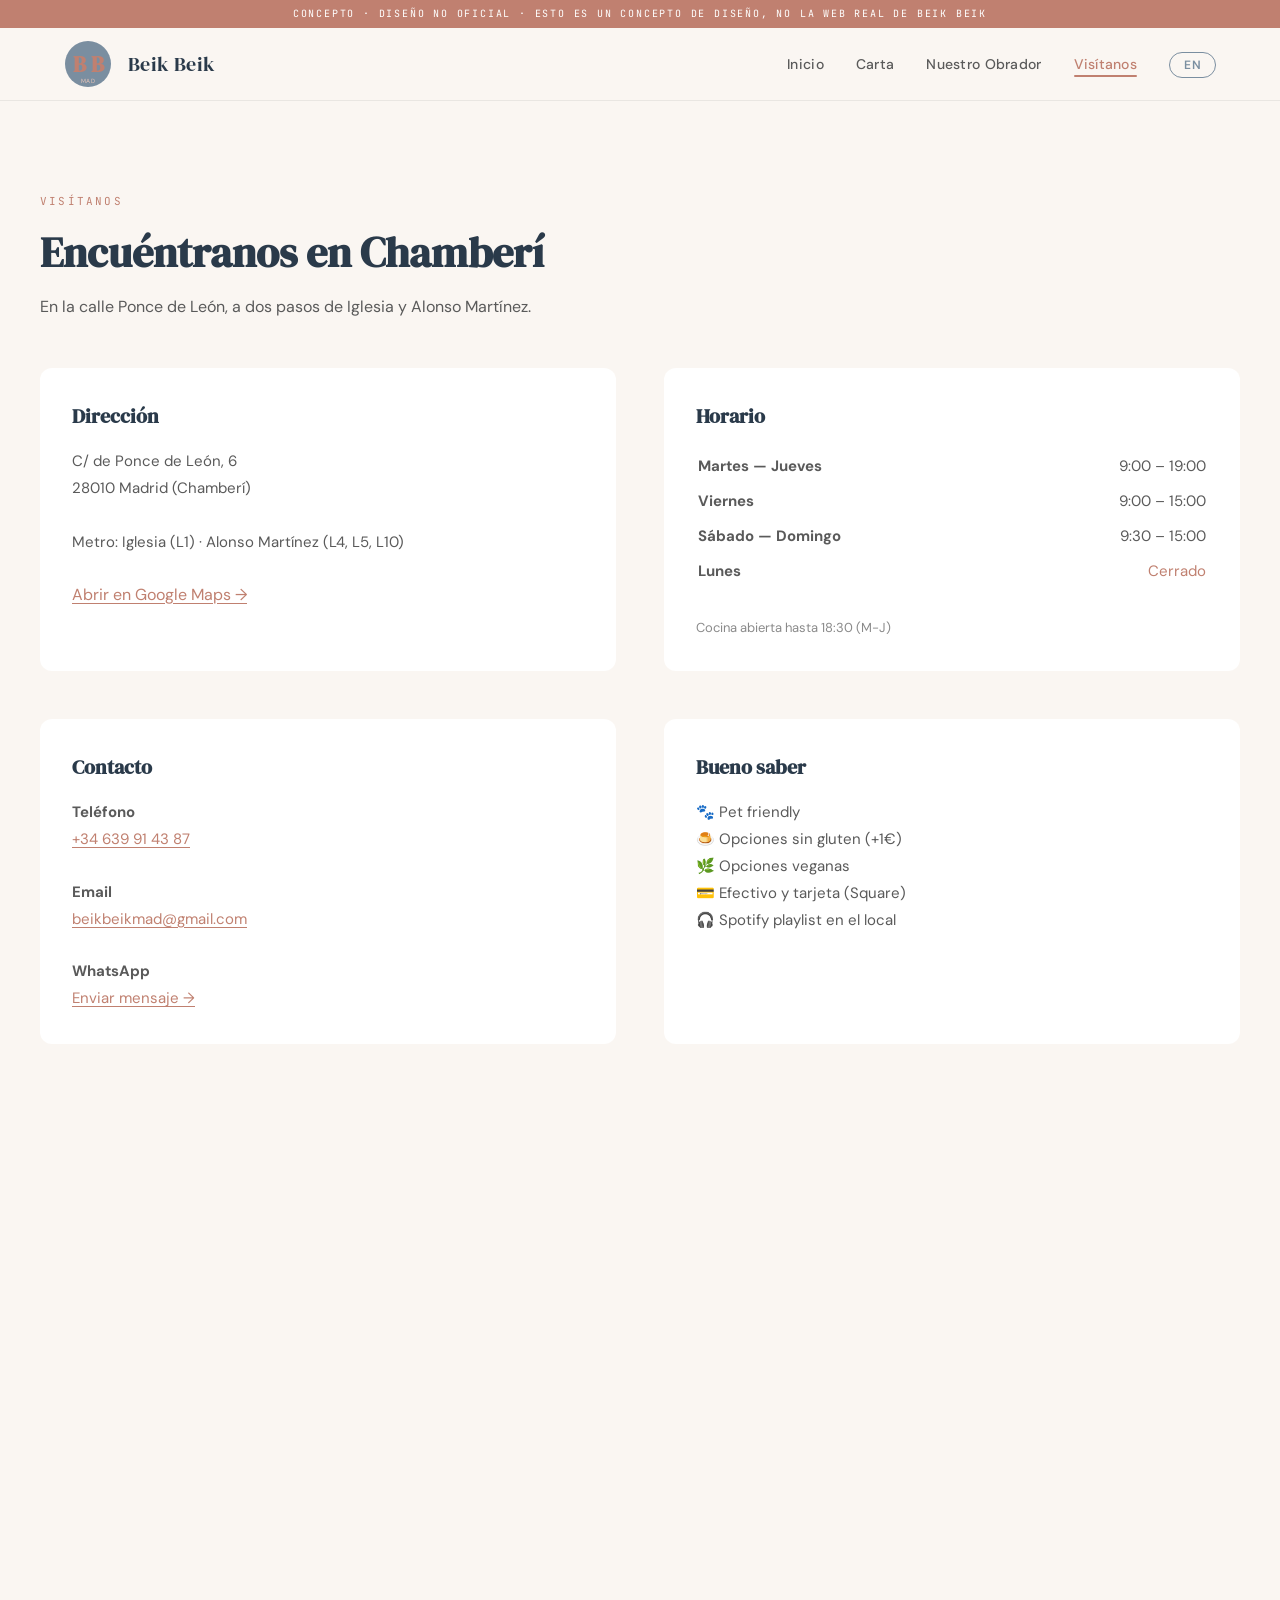
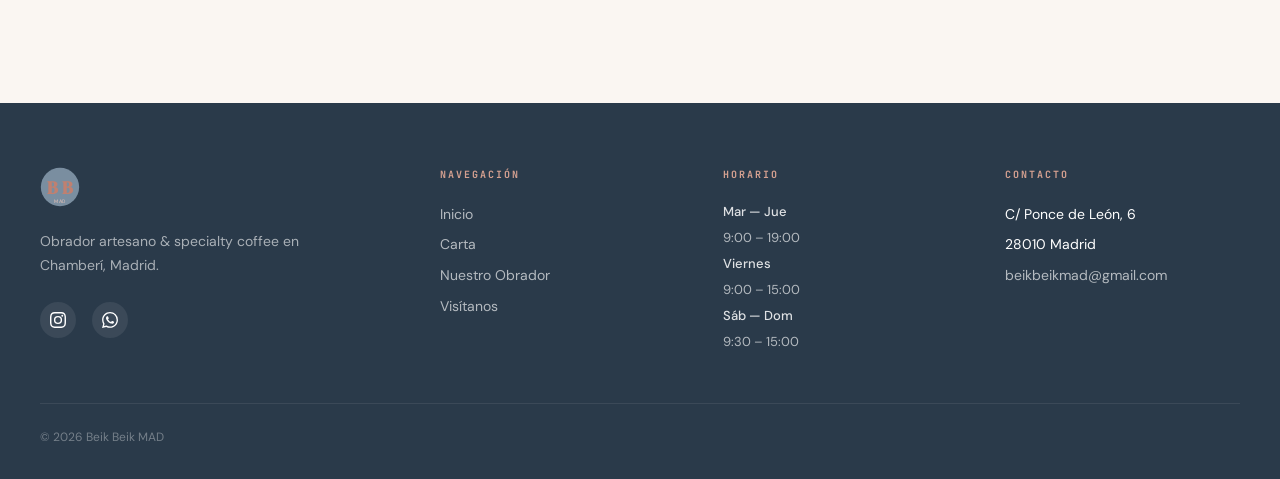
<file: visitanos.html>
<!DOCTYPE html>
<html lang="es" class="lang-es">
<head>
  <meta charset="UTF-8">
  <meta name="viewport" content="width=device-width, initial-scale=1.0">
  <title>Vis&iacute;tanos — Beik Beik MAD</title>
  <link rel="preconnect" href="https://fonts.googleapis.com">
  <link rel="preconnect" href="https://fonts.gstatic.com" crossorigin>
  <link href="https://fonts.googleapis.com/css2?family=DM+Sans:ital,wght@0,400;0,500;0,600;0,700&family=DM+Serif+Display:ital@0;1&family=JetBrains+Mono:wght@400;500&display=swap" rel="stylesheet">
  <link rel="stylesheet" href="css/style.css">
  <link rel="icon" href="favicon.svg" type="image/svg+xml">
</head>
<body>

  <!-- Concept Banner -->
  <div class="concept-banner">
    CONCEPTO &middot; DISE&Ntilde;O NO OFICIAL &middot; Esto es un concepto de dise&ntilde;o, no la web real de Beik Beik
  </div>

  <!-- Navigation -->
  <nav class="nav">
    <div class="nav-inner">
      <a href="index.html" class="nav-logo">
        <svg viewBox="0 0 48 48" xmlns="http://www.w3.org/2000/svg">
          <circle cx="24" cy="24" r="23" fill="#7A8EA0" stroke="none"/>
          <text x="15" y="32" font-family="'DM Serif Display', Georgia, serif" font-size="22" font-weight="700" fill="#C08070" text-anchor="middle">B</text>
          <text x="33" y="32" font-family="'DM Serif Display', Georgia, serif" font-size="22" font-weight="700" fill="#C08070" text-anchor="middle">B</text>
          <text x="24" y="43" font-family="'DM Sans', sans-serif" font-size="6" fill="#E8C4B8" text-anchor="middle" letter-spacing="0.5">MAD</text>
        </svg>
        <span class="nav-logo-text">Beik Beik</span>
      </a>
      <ul class="nav-links">
        <li><a href="index.html" data-es>Inicio</a><a href="index.html" data-en>Home</a></li>
        <li><a href="carta.html" data-es>Carta</a><a href="carta.html" data-en>Menu</a></li>
        <li><a href="nuestro-obrador.html" data-es>Nuestro Obrador</a><a href="nuestro-obrador.html" data-en>Our Bakery</a></li>
        <li><a href="visitanos.html" class="active" data-es>Vis&iacute;tanos</a><a href="visitanos.html" class="active" data-en>Visit Us</a></li>
        <li><button class="lang-toggle">EN</button></li>
      </ul>
      <button class="hamburger" aria-label="Menu"><span></span><span></span><span></span></button>
    </div>
  </nav>
  <div class="mobile-menu">
    <a href="index.html" data-es>Inicio</a><a href="index.html" data-en>Home</a>
    <a href="carta.html" data-es>Carta</a><a href="carta.html" data-en>Menu</a>
    <a href="nuestro-obrador.html" data-es>Nuestro Obrador</a><a href="nuestro-obrador.html" data-en>Our Bakery</a>
    <a href="visitanos.html" data-es>Vis&iacute;tanos</a><a href="visitanos.html" data-en>Visit Us</a>
    <button class="lang-toggle" style="margin-top:16px; font-size:18px; padding:8px 24px;">EN</button>
  </div>

  <!-- Visit Content -->
  <section class="section" style="padding-top: calc(var(--space-7) + var(--space-3));">
    <div class="section-inner">
      <div class="section-label" data-es>Vis&iacute;tanos</div>
      <div class="section-label" data-en>Visit us</div>
      <h2 class="section-title" data-es>Encu&eacute;ntranos en Chamber&iacute;</h2>
      <h2 class="section-title" data-en>Find us in Chamber&iacute;</h2>
      <p class="section-desc" data-es>En la calle Ponce de Le&oacute;n, a dos pasos de Iglesia y Alonso Mart&iacute;nez.</p>
      <p class="section-desc" data-en>On Calle Ponce de Le&oacute;n, steps from Iglesia and Alonso Mart&iacute;nez metro stations.</p>

      <div class="visit-grid">
        <!-- Address -->
        <div class="visit-card">
          <h3 data-es>Direcci&oacute;n</h3><h3 data-en>Address</h3>
          <address>
            C/ de Ponce de Le&oacute;n, 6<br>
            28010 Madrid (Chamber&iacute;)<br><br>
            <span data-es>Metro: Iglesia (L1) &middot; Alonso Mart&iacute;nez (L4, L5, L10)</span>
            <span data-en>Metro: Iglesia (L1) &middot; Alonso Mart&iacute;nez (L4, L5, L10)</span>
          </address>
          <br>
          <a href="https://maps.google.com/?q=Beik+Beik+Madrid+Ponce+de+Leon+6" target="_blank" data-es>Abrir en Google Maps &rarr;</a>
          <a href="https://maps.google.com/?q=Beik+Beik+Madrid+Ponce+de+Leon+6" target="_blank" data-en>Open in Google Maps &rarr;</a>
        </div>

        <!-- Hours -->
        <div class="visit-card">
          <h3 data-es>Horario</h3><h3 data-en>Hours</h3>
          <table style="width:100%; font-size:15px; color:var(--text-mid); line-height:2.2;">
            <tr><td data-es><strong>Martes — Jueves</strong></td><td data-en><strong>Tuesday — Thursday</strong></td><td style="text-align:right">9:00 – 19:00</td></tr>
            <tr><td data-es><strong>Viernes</strong></td><td data-en><strong>Friday</strong></td><td style="text-align:right">9:00 – 15:00</td></tr>
            <tr><td data-es><strong>S&aacute;bado — Domingo</strong></td><td data-en><strong>Saturday — Sunday</strong></td><td style="text-align:right">9:30 – 15:00</td></tr>
            <tr><td data-es><strong>Lunes</strong></td><td data-en><strong>Monday</strong></td><td style="text-align:right; color:var(--copper);" data-es>Cerrado</td><td style="text-align:right; color:var(--copper);" data-en>Closed</td></tr>
          </table>
          <br>
          <p style="font-size:13px; color:var(--text-light);" data-es>Cocina abierta hasta 18:30 (M-J)</p>
          <p style="font-size:13px; color:var(--text-light);" data-en>Kitchen open until 18:30 (Tue-Thu)</p>
        </div>

        <!-- Contact -->
        <div class="visit-card">
          <h3 data-es>Contacto</h3><h3 data-en>Contact</h3>
          <p>
            <strong data-es>Tel&eacute;fono</strong><strong data-en>Phone</strong><br>
            <a href="tel:+34639914387">+34 639 91 43 87</a>
          </p>
          <br>
          <p>
            <strong>Email</strong><br>
            <a href="mailto:beikbeikmad@gmail.com">beikbeikmad@gmail.com</a>
          </p>
          <br>
          <p>
            <strong>WhatsApp</strong><br>
            <a href="https://wa.me/34639914387" data-es>Enviar mensaje &rarr;</a>
            <a href="https://wa.me/34639914387" data-en>Send message &rarr;</a>
          </p>
        </div>

        <!-- Extra info -->
        <div class="visit-card">
          <h3 data-es>Bueno saber</h3><h3 data-en>Good to know</h3>
          <p data-es>
            &#128062; Pet friendly<br>
            &#127854; Opciones sin gluten (+1&euro;)<br>
            &#127807; Opciones veganas<br>
            &#128179; Efectivo y tarjeta (Square)<br>
            &#127911; Spotify playlist en el local
          </p>
          <p data-en>
            &#128062; Pet friendly<br>
            &#127854; Gluten-free options (+&euro;1)<br>
            &#127807; Vegan options<br>
            &#128179; Cash and card (Square)<br>
            &#127911; Spotify playlist on site
          </p>
        </div>
      </div>

      <!-- Map -->
      <div class="visit-map">
        <iframe
          src="https://www.google.com/maps/embed?pb=!1m18!1m12!1m3!1d3036.5!2d-3.697!3d40.432!2m3!1f0!2f0!3f0!3m2!1i1024!2i768!4f13.1!3m3!1m2!1s0x0%3A0x0!2zQmVpayBCZWlrIE1hZHJpZA!5e0!3m2!1ses!2ses!4v1700000000000"
          allowfullscreen=""
          loading="lazy"
          referrerpolicy="no-referrer-when-downgrade">
        </iframe>
      </div>
    </div>
  </section>

  <!-- Footer -->
  <footer class="footer">
    <div class="footer-inner">
      <div class="footer-brand">
        <svg viewBox="0 0 48 48" width="40" height="40" xmlns="http://www.w3.org/2000/svg">
          <circle cx="24" cy="24" r="23" fill="#7A8EA0" stroke="none"/>
          <text x="15" y="32" font-family="'DM Serif Display', Georgia, serif" font-size="22" font-weight="700" fill="#C08070" text-anchor="middle">B</text>
          <text x="33" y="32" font-family="'DM Serif Display', Georgia, serif" font-size="22" font-weight="700" fill="#C08070" text-anchor="middle">B</text>
          <text x="24" y="43" font-family="'DM Sans', sans-serif" font-size="6" fill="#E8C4B8" text-anchor="middle" letter-spacing="0.5">MAD</text>
        </svg>
        <p data-es>Obrador artesano & specialty coffee en Chamber&iacute;, Madrid.</p>
        <p data-en>Artisan bakery & specialty coffee in Chamber&iacute;, Madrid.</p>
        <div class="footer-social">
          <a href="https://instagram.com/beikbeik.mad" target="_blank" aria-label="Instagram">
            <svg viewBox="0 0 24 24"><path d="M12 2.163c3.204 0 3.584.012 4.85.07 3.252.148 4.771 1.691 4.919 4.919.058 1.265.069 1.645.069 4.849 0 3.205-.012 3.584-.069 4.849-.149 3.225-1.664 4.771-4.919 4.919-1.266.058-1.644.07-4.85.07-3.204 0-3.584-.012-4.849-.07-3.26-.149-4.771-1.699-4.919-4.92-.058-1.265-.07-1.644-.07-4.849 0-3.204.013-3.583.07-4.849.149-3.227 1.664-4.771 4.919-4.919 1.266-.057 1.645-.069 4.849-.069zM12 0C8.741 0 8.333.014 7.053.072 2.695.272.273 2.69.073 7.052.014 8.333 0 8.741 0 12c0 3.259.014 3.668.072 4.948.2 4.358 2.618 6.78 6.98 6.98C8.333 23.986 8.741 24 12 24c3.259 0 3.668-.014 4.948-.072 4.354-.2 6.782-2.618 6.979-6.98.059-1.28.073-1.689.073-4.948 0-3.259-.014-3.667-.072-4.947-.196-4.354-2.617-6.78-6.979-6.98C15.668.014 15.259 0 12 0zm0 5.838a6.162 6.162 0 100 12.324 6.162 6.162 0 000-12.324zM12 16a4 4 0 110-8 4 4 0 010 8zm6.406-11.845a1.44 1.44 0 100 2.881 1.44 1.44 0 000-2.881z"/></svg>
          </a>
          <a href="https://wa.me/34639914387" target="_blank" aria-label="WhatsApp">
            <svg viewBox="0 0 24 24"><path d="M17.472 14.382c-.297-.149-1.758-.867-2.03-.967-.273-.099-.471-.148-.67.15-.197.297-.767.966-.94 1.164-.173.199-.347.223-.644.075-.297-.15-1.255-.463-2.39-1.475-.883-.788-1.48-1.761-1.653-2.059-.173-.297-.018-.458.13-.606.134-.133.298-.347.446-.52.149-.174.198-.298.298-.497.099-.198.05-.371-.025-.52-.075-.149-.669-1.612-.916-2.207-.242-.579-.487-.5-.669-.51-.173-.008-.371-.01-.57-.01-.198 0-.52.074-.792.372-.272.297-1.04 1.016-1.04 2.479 0 1.462 1.065 2.875 1.213 3.074.149.198 2.096 3.2 5.077 4.487.709.306 1.262.489 1.694.625.712.227 1.36.195 1.871.118.571-.085 1.758-.719 2.006-1.413.248-.694.248-1.289.173-1.413-.074-.124-.272-.198-.57-.347m-5.421 7.403h-.004a9.87 9.87 0 01-5.031-1.378l-.361-.214-3.741.982.998-3.648-.235-.374a9.86 9.86 0 01-1.51-5.26c.001-5.45 4.436-9.884 9.888-9.884 2.64 0 5.122 1.03 6.988 2.898a9.825 9.825 0 012.893 6.994c-.003 5.45-4.437 9.884-9.885 9.884m8.413-18.297A11.815 11.815 0 0012.05 0C5.495 0 .16 5.335.157 11.892c0 2.096.547 4.142 1.588 5.945L.057 24l6.305-1.654a11.882 11.882 0 005.683 1.448h.005c6.554 0 11.89-5.335 11.893-11.893a11.821 11.821 0 00-3.48-8.413z"/></svg>
          </a>
        </div>
      </div>
      <div>
        <h5 data-es>Navegaci&oacute;n</h5><h5 data-en>Navigation</h5>
        <ul class="footer-links">
          <li><a href="index.html" data-es>Inicio</a><a href="index.html" data-en>Home</a></li>
          <li><a href="carta.html" data-es>Carta</a><a href="carta.html" data-en>Menu</a></li>
          <li><a href="nuestro-obrador.html" data-es>Nuestro Obrador</a><a href="nuestro-obrador.html" data-en>Our Bakery</a></li>
          <li><a href="visitanos.html" data-es>Vis&iacute;tanos</a><a href="visitanos.html" data-en>Visit Us</a></li>
        </ul>
      </div>
      <div>
        <h5 data-es>Horario</h5><h5 data-en>Hours</h5>
        <div class="footer-hours">
          <div><strong data-es>Mar — Jue</strong><strong data-en>Tue — Thu</strong><br>9:00 – 19:00</div>
          <div><strong data-es>Viernes</strong><strong data-en>Friday</strong><br>9:00 – 15:00</div>
          <div><strong data-es>S&aacute;b — Dom</strong><strong data-en>Sat — Sun</strong><br>9:30 – 15:00</div>
        </div>
      </div>
      <div>
        <h5 data-es>Contacto</h5><h5 data-en>Contact</h5>
        <ul class="footer-links">
          <li>C/ Ponce de Le&oacute;n, 6</li>
          <li>28010 Madrid</li>
          <li><a href="mailto:beikbeikmad@gmail.com">beikbeikmad@gmail.com</a></li>
        </ul>
      </div>
    </div>
    <div class="footer-bottom">
      <span>&copy; 2026 Beik Beik MAD</span>
    </div>
  </footer>

  <script src="js/lang.js"></script>
</body>
</html>
</file>
<file: css/style.css>
/* =============================================
   BEIK BEIK MAD — Concept Mockup
   Obrador artesano & specialty coffee
   Bright bakery aesthetic, steel blue + rose copper
   ============================================= */

/* --- Reset & Variables --- */
*, *::before, *::after { margin: 0; padding: 0; box-sizing: border-box; }

:root {
  /* Brand palette */
  --blue: #7A8EA0;
  --blue-dark: #2A3A4A;
  --blue-deep: #5C6F80;
  --copper: #C08070;
  --copper-light: #D4A090;
  --blush: #E8C4B8;
  --cream: #F5EDE6;
  --cream-light: #FAF6F2;
  --white: #FFFFFF;
  --text-dark: #2A2A2A;
  --text-mid: #5A5A5A;
  --text-light: #8A8A8A;

  /* Typography */
  --font-display: 'DM Serif Display', Georgia, serif;
  --font-body: 'DM Sans', system-ui, sans-serif;
  --font-mono: 'JetBrains Mono', monospace;

  /* Spacing */
  --space-1: 8px;
  --space-2: 16px;
  --space-3: 24px;
  --space-4: 32px;
  --space-5: 48px;
  --space-6: 64px;
  --space-7: 96px;

  /* Layout */
  --max-w: 1200px;
  --nav-h: 72px;
  --banner-h: 28px;
  --radius: 12px;
  --radius-sm: 8px;
}

/* --- FOUT prevention --- */
body { opacity: 0; transition: opacity 0.15s ease; }
body.fonts-loaded { opacity: 1; }

html {
  scroll-behavior: smooth;
}

body {
  font-family: var(--font-body);
  color: var(--text-dark);
  background: var(--cream-light);
  line-height: 1.6;
  -webkit-font-smoothing: antialiased;
  overflow-x: hidden;
}

img { max-width: 100%; height: auto; display: block; }
a { color: inherit; text-decoration: none; }
button { font-family: inherit; cursor: pointer; border: none; background: none; }

/* --- Concept Banner --- */
.concept-banner {
  position: fixed;
  top: 0;
  left: 0;
  right: 0;
  z-index: 1000;
  height: var(--banner-h);
  line-height: var(--banner-h);
  background: var(--copper);
  color: var(--white);
  text-align: center;
  font-family: var(--font-mono);
  font-size: 10px;
  letter-spacing: 0.18em;
  text-transform: uppercase;
  white-space: nowrap;
}

/* --- Navigation --- */
.nav {
  position: sticky;
  top: var(--banner-h);
  z-index: 900;
  background: var(--cream-light);
  border-bottom: 1px solid rgba(42,42,42,0.08);
  transition: box-shadow 0.3s ease;
}
.nav.scrolled {
  box-shadow: 0 2px 20px rgba(0,0,0,0.06);
}

.nav-inner {
  max-width: var(--max-w);
  margin: 0 auto;
  padding: 0 var(--space-3);
  height: var(--nav-h);
  display: flex;
  align-items: center;
  justify-content: space-between;
}

.nav-logo {
  display: flex;
  align-items: center;
  gap: var(--space-2);
}
.nav-logo svg {
  width: 48px;
  height: 48px;
}
.nav-logo-text {
  font-family: var(--font-display);
  font-size: 20px;
  color: var(--blue-dark);
  letter-spacing: 0.02em;
}

.nav-links {
  display: flex;
  align-items: center;
  gap: var(--space-4);
  list-style: none;
}
.nav-links a {
  font-size: 14px;
  font-weight: 500;
  color: var(--text-mid);
  letter-spacing: 0.02em;
  transition: color 0.2s ease;
  position: relative;
}
.nav-links a:hover,
.nav-links a.active {
  color: var(--copper);
}
.nav-links a.active::after {
  content: '';
  position: absolute;
  bottom: -4px;
  left: 0;
  right: 0;
  height: 2px;
  background: var(--copper);
  border-radius: 1px;
}

.lang-toggle {
  font-size: 12px;
  font-weight: 600;
  color: var(--blue);
  border: 1.5px solid var(--blue);
  border-radius: 20px;
  padding: 4px 14px;
  letter-spacing: 0.04em;
  transition: all 0.2s ease;
}
.lang-toggle:hover {
  background: var(--blue);
  color: var(--white);
}

/* --- Hamburger (mobile) --- */
.hamburger {
  display: none;
  flex-direction: column;
  justify-content: center;
  align-items: center;
  width: 44px;
  height: 44px;
  gap: 5px;
  cursor: pointer;
  z-index: 1001;
}
.hamburger span {
  display: block;
  width: 22px;
  height: 2px;
  background: var(--blue-dark);
  border-radius: 2px;
  transition: all 0.3s ease;
}
.hamburger.open span:nth-child(1) { transform: rotate(45deg) translate(5px, 5px); }
.hamburger.open span:nth-child(2) { opacity: 0; }
.hamburger.open span:nth-child(3) { transform: rotate(-45deg) translate(5px, -5px); }

.mobile-menu {
  display: none;
  position: fixed;
  inset: 0;
  background: var(--cream-light);
  z-index: 999;
  padding-top: calc(var(--banner-h) + var(--nav-h) + var(--space-6));
  flex-direction: column;
  align-items: center;
  gap: var(--space-4);
}
.mobile-menu.open { display: flex; }
.mobile-menu a {
  font-family: var(--font-display);
  font-size: 28px;
  color: var(--blue-dark);
}

/* --- Hero --- */
.hero {
  position: relative;
  height: 85vh;
  min-height: 500px;
  max-height: 800px;
  display: flex;
  align-items: center;
  justify-content: center;
  overflow: hidden;
  background: var(--blue);
}
.hero-img {
  position: absolute;
  inset: 0;
  width: 100%;
  height: 100%;
  object-fit: cover;
  opacity: 0.85;
}
.hero-overlay {
  position: absolute;
  inset: 0;
  background: linear-gradient(
    180deg,
    rgba(42,58,74,0.2) 0%,
    rgba(42,58,74,0.35) 50%,
    rgba(42,58,74,0.55) 100%
  );
}
.hero-content {
  position: relative;
  z-index: 2;
  text-align: center;
  color: var(--white);
  padding: var(--space-3);
  max-width: 700px;
}
.hero-badge {
  display: inline-block;
  font-family: var(--font-mono);
  font-size: 11px;
  letter-spacing: 0.2em;
  text-transform: uppercase;
  color: var(--blush);
  border: 1px solid rgba(232,196,184,0.4);
  border-radius: 20px;
  padding: 6px 20px;
  margin-bottom: var(--space-3);
}
.hero h1 {
  font-family: var(--font-display);
  font-size: clamp(36px, 5vw, 60px);
  line-height: 1.15;
  margin-bottom: var(--space-2);
  text-shadow: 0 2px 20px rgba(0,0,0,0.3);
}
.hero h1 em {
  font-style: italic;
  color: var(--blush);
}
.hero-sub {
  font-size: 16px;
  color: rgba(255,255,255,0.85);
  max-width: 500px;
  margin: 0 auto var(--space-4);
  line-height: 1.7;
}
.hero-cta {
  display: inline-flex;
  align-items: center;
  gap: var(--space-1);
  background: var(--copper);
  color: var(--white);
  font-weight: 600;
  font-size: 14px;
  padding: 14px 32px;
  border-radius: 30px;
  letter-spacing: 0.02em;
  transition: all 0.2s ease;
}
.hero-cta:hover {
  background: var(--copper-light);
  transform: translateY(-1px);
}

/* --- Sections --- */
.section {
  padding: var(--space-7) var(--space-3);
}
.section-inner {
  max-width: var(--max-w);
  margin: 0 auto;
}

.section-label {
  font-family: var(--font-mono);
  font-size: 11px;
  letter-spacing: 0.2em;
  text-transform: uppercase;
  color: var(--copper);
  margin-bottom: var(--space-2);
}
.section-title {
  font-family: var(--font-display);
  font-size: clamp(28px, 3.5vw, 42px);
  color: var(--blue-dark);
  margin-bottom: var(--space-2);
  line-height: 1.2;
}
.section-desc {
  font-size: 16px;
  color: var(--text-mid);
  max-width: 560px;
  line-height: 1.7;
}

/* --- Intro Strip --- */
.intro-strip {
  background: var(--white);
  padding: var(--space-6) var(--space-3);
  text-align: center;
}
.intro-strip-inner {
  max-width: 700px;
  margin: 0 auto;
}
.intro-strip .section-label {
  margin-bottom: var(--space-3);
}
.intro-strip h2 {
  font-family: var(--font-display);
  font-size: clamp(24px, 3vw, 36px);
  color: var(--blue-dark);
  line-height: 1.35;
  margin-bottom: var(--space-3);
}
.intro-strip p {
  font-size: 16px;
  color: var(--text-mid);
  line-height: 1.8;
}

/* --- Signature Grid --- */
.sig-grid {
  display: grid;
  grid-template-columns: repeat(3, 1fr);
  gap: var(--space-3);
  margin-top: var(--space-5);
}
.sig-card {
  background: var(--white);
  border-radius: var(--radius);
  overflow: hidden;
  transition: transform 0.3s ease, box-shadow 0.3s ease;
}
.sig-card:hover {
  transform: translateY(-4px);
  box-shadow: 0 12px 40px rgba(0,0,0,0.08);
}
.sig-card-img {
  width: 100%;
  aspect-ratio: 4/3;
  object-fit: cover;
  background: var(--cream);
}
.sig-card-body {
  padding: var(--space-3);
}
.sig-card-name {
  font-family: var(--font-display);
  font-size: 20px;
  color: var(--blue-dark);
  margin-bottom: 4px;
}
.sig-card-desc {
  font-size: 13px;
  color: var(--text-mid);
  line-height: 1.6;
}
.sig-card-price {
  display: inline-block;
  margin-top: var(--space-1);
  font-family: var(--font-mono);
  font-size: 13px;
  color: var(--copper);
  font-weight: 500;
}

/* --- Brunch Packages --- */
.brunch-section {
  background: var(--blue-dark);
  color: var(--white);
}
.brunch-section .section-label { color: var(--blush); }
.brunch-section .section-title { color: var(--white); }
.brunch-section .section-desc { color: rgba(255,255,255,0.7); }

.brunch-grid {
  display: grid;
  grid-template-columns: repeat(2, 1fr);
  gap: var(--space-4);
  margin-top: var(--space-5);
}
.brunch-card {
  background: rgba(255,255,255,0.06);
  border: 1px solid rgba(255,255,255,0.1);
  border-radius: var(--radius);
  padding: var(--space-5) var(--space-4);
  text-align: center;
  position: relative;
  overflow: hidden;
}
.brunch-card::before {
  content: '';
  position: absolute;
  top: 0;
  left: 0;
  right: 0;
  height: 3px;
  background: linear-gradient(90deg, var(--copper), var(--blush));
}
.brunch-card-badge {
  display: inline-block;
  font-family: var(--font-mono);
  font-size: 10px;
  letter-spacing: 0.2em;
  text-transform: uppercase;
  color: var(--blush);
  border: 1px solid rgba(232,196,184,0.3);
  border-radius: 20px;
  padding: 4px 16px;
  margin-bottom: var(--space-3);
}
.brunch-card h3 {
  font-family: var(--font-display);
  font-size: 26px;
  margin-bottom: var(--space-3);
}
.brunch-card-price {
  font-family: var(--font-display);
  font-size: 42px;
  color: var(--copper-light);
  margin-bottom: var(--space-3);
}
.brunch-card-price span {
  font-size: 16px;
  font-family: var(--font-body);
  color: rgba(255,255,255,0.5);
}
.brunch-card-items {
  list-style: none;
  font-size: 14px;
  color: rgba(255,255,255,0.75);
  line-height: 2;
}
.brunch-card-items li::before {
  content: '+';
  color: var(--copper-light);
  margin-right: 8px;
  font-weight: 600;
}
.brunch-card-note {
  margin-top: var(--space-3);
  font-size: 12px;
  color: rgba(255,255,255,0.4);
  font-style: italic;
}

/* --- Obrador Section --- */
.obrador-section {
  background: var(--cream);
}
.obrador-grid {
  display: grid;
  grid-template-columns: 1fr 1fr;
  gap: var(--space-5);
  align-items: center;
  margin-top: var(--space-5);
}
.obrador-img {
  width: 100%;
  aspect-ratio: 4/3;
  object-fit: cover;
  border-radius: var(--radius);
  background: var(--blue);
}
.obrador-text h3 {
  font-family: var(--font-display);
  font-size: 24px;
  color: var(--blue-dark);
  margin-bottom: var(--space-2);
}
.obrador-text p {
  font-size: 15px;
  color: var(--text-mid);
  line-height: 1.8;
  margin-bottom: var(--space-3);
}
.obrador-tags {
  display: flex;
  flex-wrap: wrap;
  gap: var(--space-1);
}
.obrador-tag {
  font-size: 12px;
  font-weight: 500;
  color: var(--blue-deep);
  background: rgba(122,142,160,0.1);
  border-radius: 20px;
  padding: 6px 14px;
}

/* --- Quote Strip --- */
.quote-strip {
  background: var(--blue);
  padding: var(--space-6) var(--space-3);
  text-align: center;
}
.quote-strip blockquote {
  max-width: 600px;
  margin: 0 auto;
  font-family: var(--font-display);
  font-size: clamp(22px, 3vw, 32px);
  color: var(--white);
  line-height: 1.4;
  font-style: italic;
}
.quote-strip cite {
  display: block;
  margin-top: var(--space-2);
  font-family: var(--font-body);
  font-size: 13px;
  font-style: normal;
  color: rgba(255,255,255,0.5);
  letter-spacing: 0.05em;
}

/* --- Features Strip --- */
.features-strip {
  background: var(--white);
  padding: var(--space-5) var(--space-3);
}
.features-grid {
  max-width: var(--max-w);
  margin: 0 auto;
  display: grid;
  grid-template-columns: repeat(4, 1fr);
  gap: var(--space-4);
  text-align: center;
}
.feature-item {
  padding: var(--space-3);
}
.feature-icon {
  width: 48px;
  height: 48px;
  border-radius: 50%;
  background: var(--cream);
  display: flex;
  align-items: center;
  justify-content: center;
  margin: 0 auto var(--space-2);
  font-size: 22px;
}
.feature-item h4 {
  font-family: var(--font-display);
  font-size: 16px;
  color: var(--blue-dark);
  margin-bottom: 4px;
}
.feature-item p {
  font-size: 13px;
  color: var(--text-light);
  line-height: 1.5;
}

/* --- Footer --- */
.footer {
  background: var(--blue-dark);
  color: var(--white);
  padding: var(--space-6) var(--space-3) var(--space-4);
}
.footer-inner {
  max-width: var(--max-w);
  margin: 0 auto;
  display: grid;
  grid-template-columns: 1.5fr 1fr 1fr 1fr;
  gap: var(--space-5);
}
.footer-brand p {
  font-size: 14px;
  color: rgba(255,255,255,0.6);
  line-height: 1.7;
  margin-top: var(--space-2);
  max-width: 280px;
}
.footer h5 {
  font-family: var(--font-mono);
  font-size: 10px;
  letter-spacing: 0.2em;
  text-transform: uppercase;
  color: var(--copper-light);
  margin-bottom: var(--space-2);
}
.footer-links {
  list-style: none;
  font-size: 14px;
  line-height: 2.2;
}
.footer-links a {
  color: rgba(255,255,255,0.65);
  transition: color 0.2s;
}
.footer-links a:hover { color: var(--white); }

.footer-hours {
  font-size: 13px;
  line-height: 2;
  color: rgba(255,255,255,0.65);
}
.footer-hours strong {
  color: rgba(255,255,255,0.85);
  font-weight: 500;
}

.footer-social {
  display: flex;
  gap: var(--space-2);
  margin-top: var(--space-3);
}
.footer-social a {
  width: 36px;
  height: 36px;
  border-radius: 50%;
  background: rgba(255,255,255,0.08);
  display: flex;
  align-items: center;
  justify-content: center;
  transition: background 0.2s;
}
.footer-social a:hover {
  background: var(--copper);
}
.footer-social svg {
  width: 16px;
  height: 16px;
  fill: var(--white);
}

.footer-bottom {
  max-width: var(--max-w);
  margin: var(--space-5) auto 0;
  padding-top: var(--space-3);
  border-top: 1px solid rgba(255,255,255,0.08);
  display: flex;
  justify-content: space-between;
  align-items: center;
  font-size: 12px;
  color: rgba(255,255,255,0.35);
}

/* =============================================
   CARTA PAGE
   ============================================= */

.carta-hero {
  background: var(--blue);
  padding: calc(var(--space-7) + var(--banner-h)) var(--space-3) var(--space-6);
  text-align: center;
  color: var(--white);
}
.carta-hero .section-label { color: var(--blush); }
.carta-hero h1 {
  font-family: var(--font-display);
  font-size: clamp(32px, 4vw, 50px);
  margin-bottom: var(--space-1);
}
.carta-hero p {
  color: rgba(255,255,255,0.6);
  font-size: 14px;
}

/* Two-column carta layout */
.carta-grid {
  max-width: var(--max-w);
  margin: 0 auto;
  padding: var(--space-5) var(--space-3);
  display: grid;
  grid-template-columns: 1fr 1fr;
  gap: var(--space-4);
}

.carta-section {
  padding: var(--space-3);
  background: var(--white);
  border-radius: var(--radius);
  border: 1px solid rgba(42,42,42,0.06);
}
.carta-inner {
  max-width: none;
}

.carta-section-title {
  font-family: var(--font-display);
  font-size: 28px;
  color: var(--blue-dark);
  margin-bottom: 4px;
  display: flex;
  align-items: center;
  gap: var(--space-2);
}
.carta-section-title::after {
  content: '';
  flex: 1;
  height: 1px;
  background: rgba(42,42,42,0.1);
}
.carta-section-sub {
  font-size: 13px;
  color: var(--text-light);
  margin-bottom: var(--space-4);
  font-style: italic;
}

.carta-item {
  display: flex;
  justify-content: space-between;
  align-items: baseline;
  padding: 10px 0;
  border-bottom: 1px solid rgba(42,42,42,0.06);
}
.carta-item:last-child { border-bottom: none; }
.carta-item-name {
  font-weight: 500;
  font-size: 15px;
  color: var(--text-dark);
}
.carta-item-name .new-tag {
  display: inline-block;
  font-size: 9px;
  font-weight: 700;
  color: var(--copper);
  background: rgba(192,128,112,0.12);
  border-radius: 4px;
  padding: 2px 6px;
  margin-left: 6px;
  text-transform: uppercase;
  letter-spacing: 0.05em;
  vertical-align: middle;
}
.carta-item-desc {
  font-size: 13px;
  color: var(--text-light);
  font-style: italic;
  padding: 2px 0 4px;
}
.carta-item-price {
  font-family: var(--font-mono);
  font-size: 14px;
  color: var(--copper);
  white-space: nowrap;
  margin-left: var(--space-3);
  flex-shrink: 0;
}

.carta-item-with-desc {
  flex-direction: column;
  align-items: stretch;
}
.carta-item-with-desc .carta-item-row {
  display: flex;
  justify-content: space-between;
  align-items: baseline;
}

/* Signature drink cards on carta */
.carta-cards {
  display: grid;
  grid-template-columns: repeat(3, 1fr);
  gap: var(--space-2);
  margin-top: var(--space-3);
  margin-bottom: var(--space-4);
}
.carta-drink-card {
  background: var(--cream);
  border-radius: var(--radius-sm);
  padding: var(--space-3);
  text-align: center;
  border: 1px solid rgba(42,42,42,0.05);
}
.carta-drink-card h4 {
  font-family: var(--font-display);
  font-size: 15px;
  color: var(--blue-dark);
  margin-bottom: 2px;
}
.carta-drink-card .price {
  font-family: var(--font-mono);
  font-size: 13px;
  color: var(--copper);
}
.carta-drink-card .desc {
  font-size: 11px;
  color: var(--text-light);
  margin-top: 4px;
  line-height: 1.4;
}

/* Carta CTA on homepage */
.carta-cta-wrap {
  text-align: center;
  margin-top: var(--space-5);
}
.carta-cta-btn {
  display: inline-flex;
  align-items: center;
  gap: var(--space-1);
  background: var(--copper);
  color: var(--white);
  font-weight: 600;
  font-size: 14px;
  padding: 14px 32px;
  border-radius: 30px;
  letter-spacing: 0.02em;
  transition: all 0.2s ease;
}
.carta-cta-btn:hover {
  background: var(--copper-light);
  transform: translateY(-1px);
}

/* --- Allergen note --- */
.carta-allergen {
  max-width: var(--max-w);
  margin: 0 auto;
  padding: var(--space-4) var(--space-3);
  text-align: center;
  font-size: 12px;
  color: var(--text-light);
  font-style: italic;
}

/* =============================================
   OBRADOR PAGE
   ============================================= */

.story-section {
  padding: var(--space-7) var(--space-3);
}
.story-inner {
  max-width: 800px;
  margin: 0 auto;
}
.story-section .section-label {
  text-align: center;
}
.story-section h2 {
  font-family: var(--font-display);
  font-size: clamp(28px, 3.5vw, 42px);
  color: var(--blue-dark);
  text-align: center;
  margin-bottom: var(--space-5);
  line-height: 1.2;
}

.story-block {
  display: grid;
  grid-template-columns: 1fr 1fr;
  gap: var(--space-5);
  align-items: center;
  margin-bottom: var(--space-6);
}
.story-block:nth-child(even) {
  direction: rtl;
}
.story-block:nth-child(even) > * {
  direction: ltr;
}
.story-block img {
  width: 100%;
  aspect-ratio: 4/3;
  object-fit: cover;
  border-radius: var(--radius);
  background: var(--cream);
}
.story-block h3 {
  font-family: var(--font-display);
  font-size: 24px;
  color: var(--blue-dark);
  margin-bottom: var(--space-2);
}
.story-block p {
  font-size: 15px;
  color: var(--text-mid);
  line-height: 1.8;
}

/* Wholesale CTA */
.wholesale-cta {
  background: var(--blue);
  border-radius: var(--radius);
  padding: var(--space-5);
  text-align: center;
  color: var(--white);
  margin-top: var(--space-5);
}
.wholesale-cta h3 {
  font-family: var(--font-display);
  font-size: 28px;
  margin-bottom: var(--space-2);
}
.wholesale-cta p {
  font-size: 15px;
  color: rgba(255,255,255,0.7);
  margin-bottom: var(--space-4);
  max-width: 500px;
  margin-left: auto;
  margin-right: auto;
}
.wholesale-cta a {
  display: inline-block;
  background: var(--copper);
  color: var(--white);
  font-weight: 600;
  font-size: 14px;
  padding: 14px 32px;
  border-radius: 30px;
  transition: all 0.2s;
}
.wholesale-cta a:hover {
  background: var(--copper-light);
}

/* =============================================
   VISITANOS PAGE
   ============================================= */

.visit-grid {
  display: grid;
  grid-template-columns: 1fr 1fr;
  gap: var(--space-5);
  margin-top: var(--space-5);
}
.visit-card {
  background: var(--white);
  border-radius: var(--radius);
  padding: var(--space-4);
}
.visit-card h3 {
  font-family: var(--font-display);
  font-size: 20px;
  color: var(--blue-dark);
  margin-bottom: var(--space-2);
}
.visit-card p,
.visit-card address {
  font-size: 15px;
  color: var(--text-mid);
  line-height: 1.8;
  font-style: normal;
}
.visit-card a {
  color: var(--copper);
  text-decoration: underline;
  text-underline-offset: 3px;
}

.visit-map {
  margin-top: var(--space-5);
  border-radius: var(--radius);
  overflow: hidden;
  aspect-ratio: 21/9;
}
.visit-map iframe {
  width: 100%;
  height: 100%;
  border: 0;
}

/* =============================================
   BILINGUAL
   ============================================= */

html.lang-es [data-en] { display: none !important; }
html.lang-en [data-es] { display: none !important; }

/* =============================================
   IMAGE PLACEHOLDERS
   ============================================= */
.img-placeholder {
  background: var(--cream);
  display: flex;
  align-items: center;
  justify-content: center;
  color: var(--text-light);
  font-family: var(--font-mono);
  font-size: 11px;
  text-align: center;
  padding: var(--space-2);
}

/* =============================================
   RESPONSIVE
   ============================================= */

@media (max-width: 768px) {
  .nav-links { display: none; }
  .hamburger { display: flex; }

  .hero { height: 70vh; min-height: 400px; }
  .hero h1 { font-size: 32px; }

  .carta-grid {
    grid-template-columns: 1fr;
  }

  .sig-grid {
    grid-template-columns: 1fr;
    gap: var(--space-2);
  }

  .brunch-grid {
    grid-template-columns: 1fr;
  }

  .obrador-grid {
    grid-template-columns: 1fr;
  }

  .features-grid {
    grid-template-columns: repeat(2, 1fr);
    gap: var(--space-2);
  }

  .footer-inner {
    grid-template-columns: 1fr 1fr;
    gap: var(--space-4);
  }

  .story-block,
  .story-block:nth-child(even) {
    grid-template-columns: 1fr;
    direction: ltr;
  }

  .visit-grid {
    grid-template-columns: 1fr;
  }

  .carta-cards {
    grid-template-columns: 1fr;
  }

  .section { padding: var(--space-5) var(--space-3); }

  .footer-bottom {
    flex-direction: column;
    gap: var(--space-1);
    text-align: center;
  }
}

@media (max-width: 480px) {
  .features-grid {
    grid-template-columns: 1fr;
  }
  .footer-inner {
    grid-template-columns: 1fr;
  }
}
</file>
